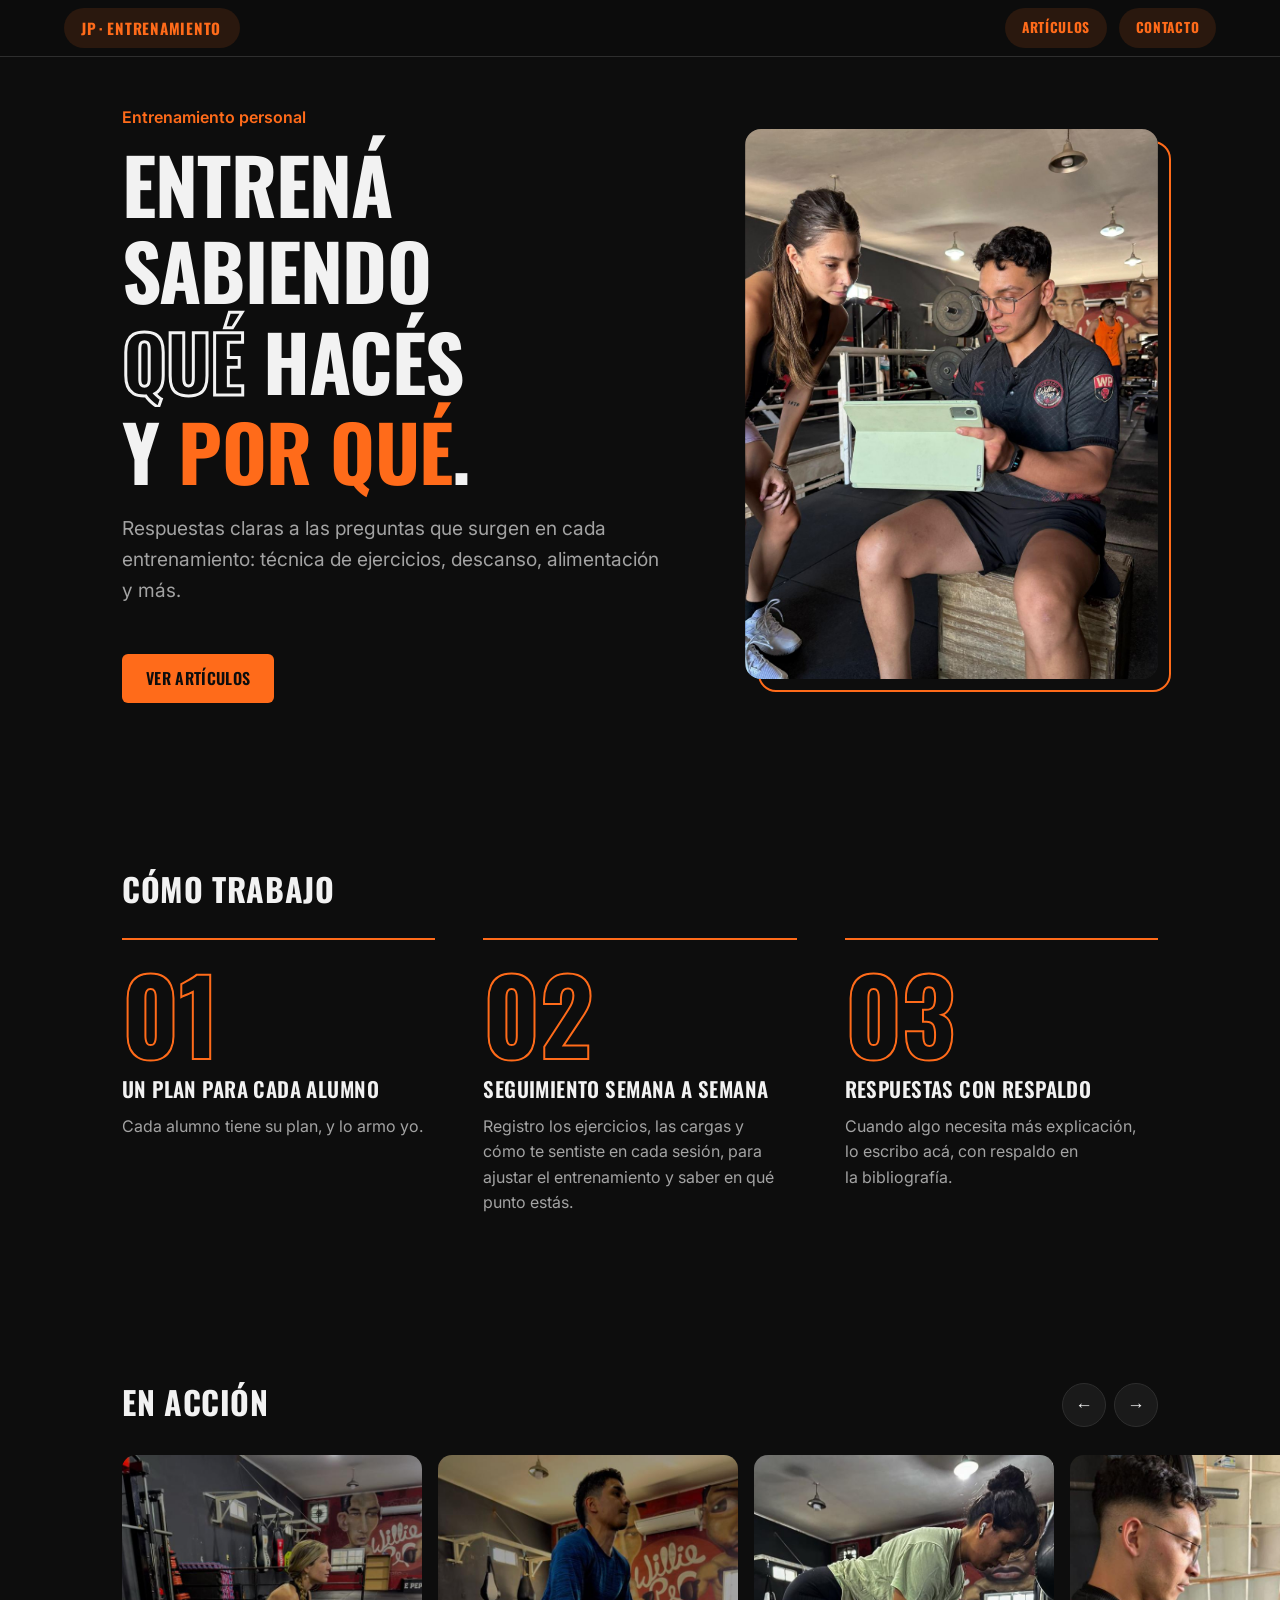
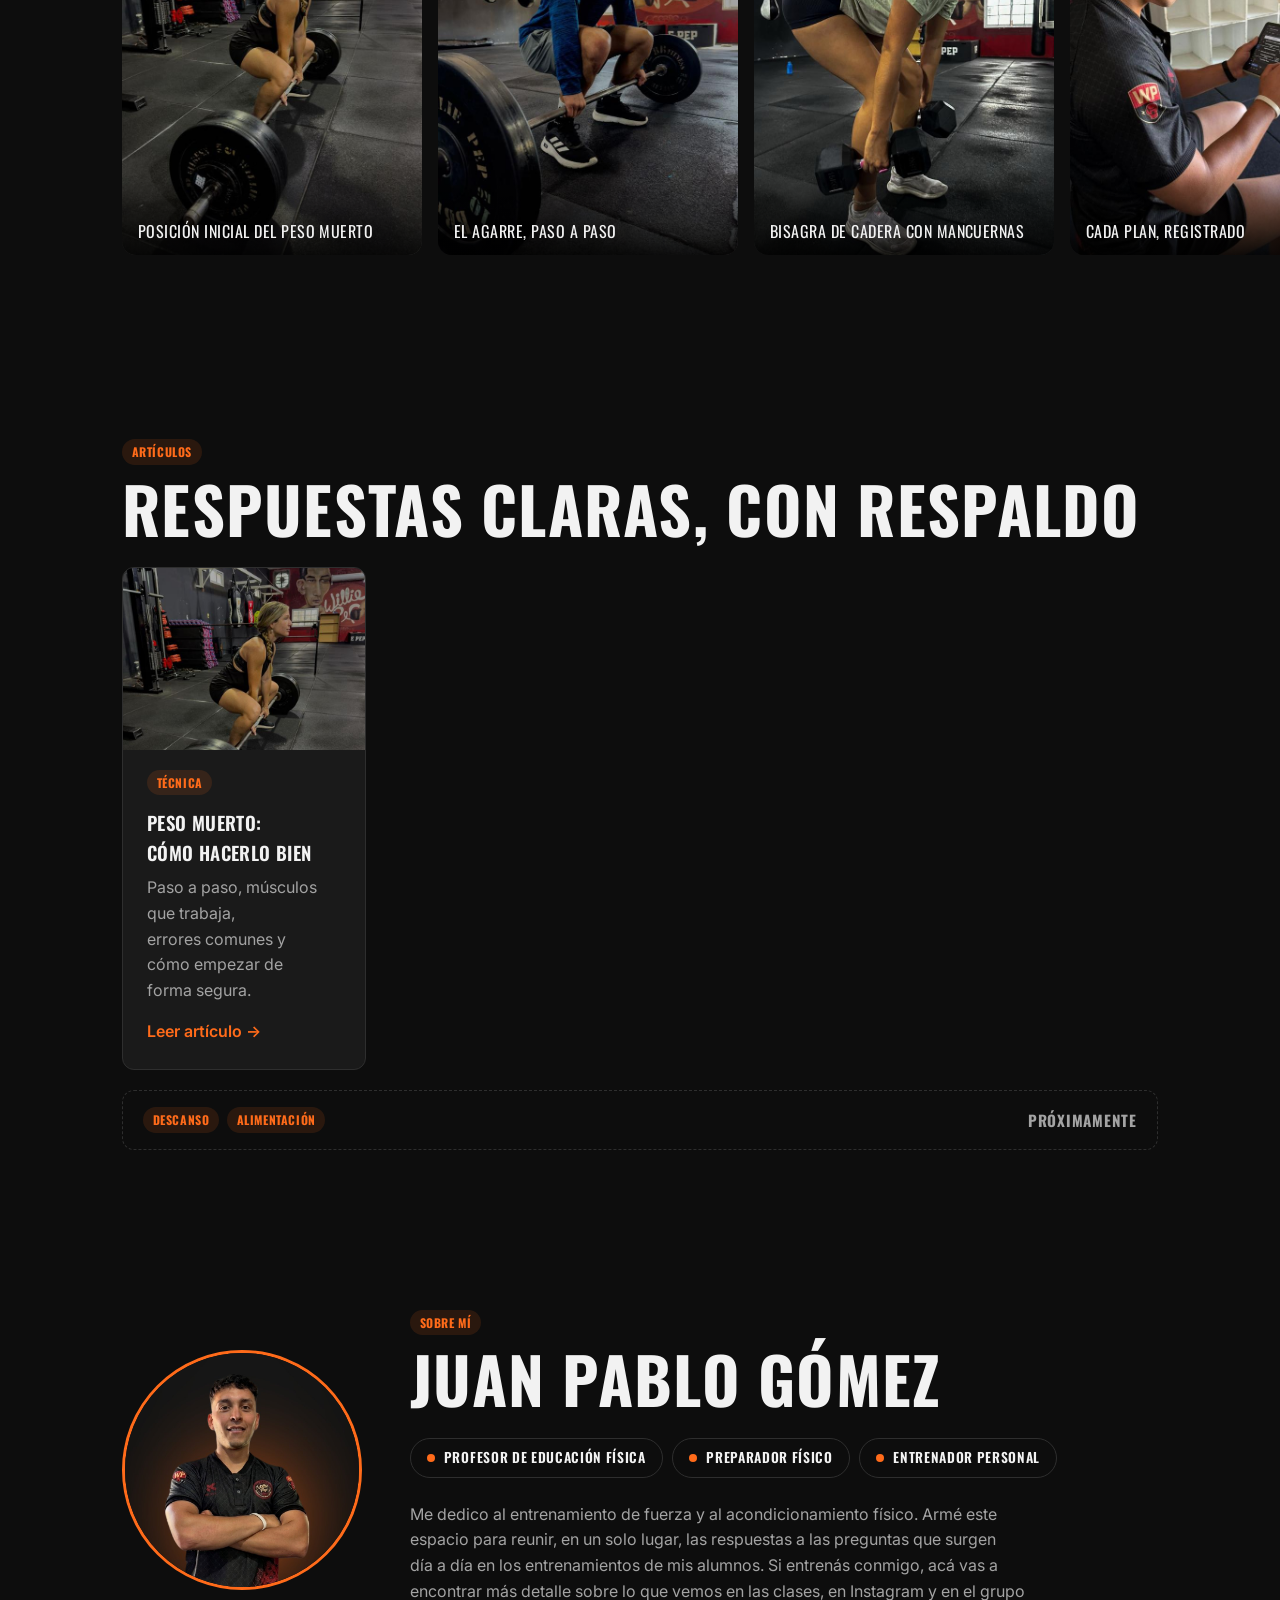
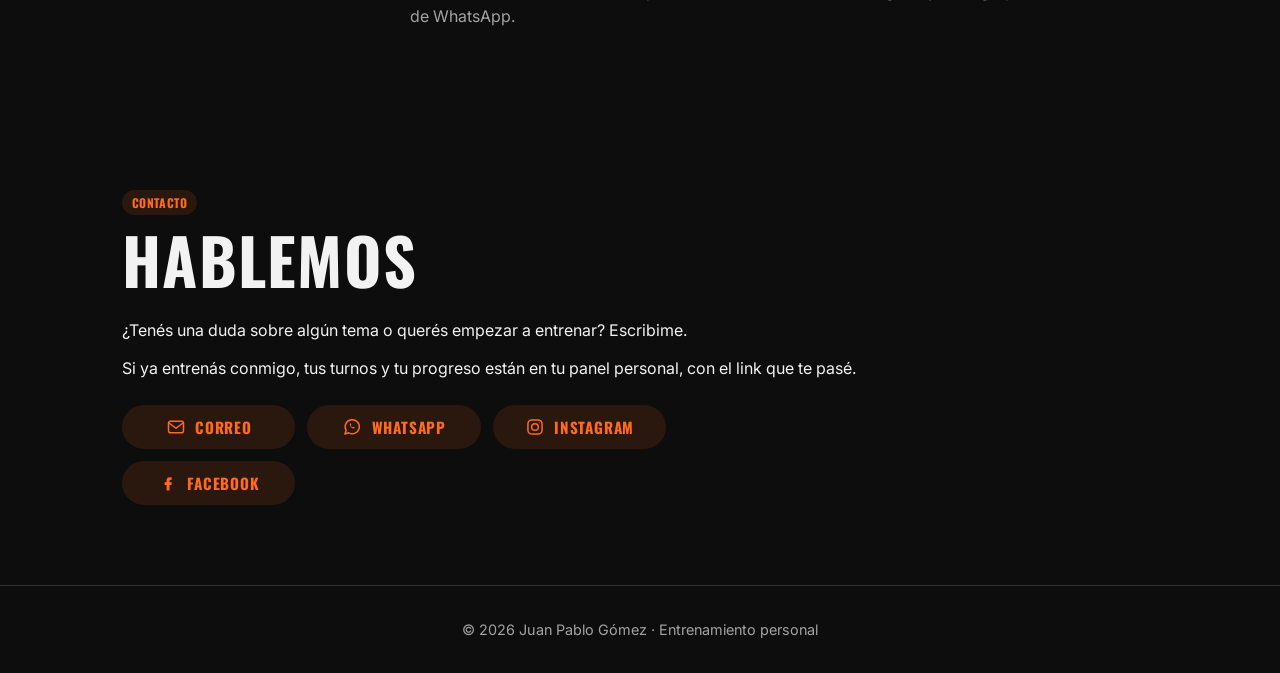
<file: index.html>
<!DOCTYPE html>
<html lang="es">
<head>
  <meta charset="UTF-8">
  <meta name="viewport" content="width=device-width, initial-scale=1, viewport-fit=cover">
  <meta name="theme-color" content="#0d0d0d">
  <meta name="color-scheme" content="dark">
  <link rel="icon" href="favicon.svg" type="image/svg+xml">
  <link rel="icon" type="image/png" sizes="192x192" href="iconos/icono-192.png">
  <link rel="apple-touch-icon" sizes="180x180" href="https://juanpablogomezesc-glitch.github.io/P-gina-web-/iconos/apple-touch-icon.png">
  <meta name="apple-mobile-web-app-title" content="Juan Pablo Gómez">
  <title>Juan Pablo Gómez · Entrenamiento personal</title>
  <meta name="description" content="Entrenamiento personal con seguimiento semana a semana. Artículos sobre técnica, descanso y alimentación, explicados de forma simple por Juan Pablo Gómez.">
  <meta property="og:title" content="Juan Pablo Gómez · Entrenamiento personal">
  <meta property="og:description" content="Entrenamiento personal con seguimiento semana a semana, y artículos para entender qué hacés y por qué.">
  <meta property="og:type" content="website">
  <link rel="preconnect" href="https://fonts.googleapis.com">
  <link rel="preconnect" href="https://fonts.gstatic.com" crossorigin>
  <!-- Las fuentes no frenan la página: se cargan en paralelo y se aplican cuando llegan -->
  <link href="https://fonts.googleapis.com/css2?family=Inter:wght@400;600;700&family=Oswald:wght@500;600;700&display=swap" rel="stylesheet" media="print" onload="this.media='all'">
  <noscript><link href="https://fonts.googleapis.com/css2?family=Inter:wght@400;600;700&family=Oswald:wght@500;600;700&display=swap" rel="stylesheet"></noscript>
  <link rel="stylesheet" href="styles.css?v=7a6582e8">
  <script>
    // Las animaciones de entrada solo se activan si el script de la página carga bien.
    document.documentElement.classList.add('js');
    setTimeout(function () { if (!window.__inicioListo) document.documentElement.classList.remove('js'); }, 3000);
  </script>
  <script src="inicio.js?v=d7f58818" defer></script>
</head>
<body>
  <a class="saltar" href="#contenido">Saltar al contenido</a>
  <header class="nav">
    <a href="index.html" class="logo">JP<span>·</span><span class="logo-largo">Entrenamiento</span></a>
    <nav>
      <a href="#articulos" class="nav-cta">Artículos</a>
      <a href="#contacto" class="nav-cta">Contacto</a>
    </nav>
  </header>

  <main id="contenido" class="inicio">

    <!-- Portada -->
    <section class="hero">
      <div class="contenedor hero-grid">
        <div class="hero-texto">
          <p class="saludo reveal">Entrenamiento personal</p>
          <h1 class="titular">
            <span class="linea" style="--n:0"><span>Entrená</span> <span>sabiendo</span></span>
            <span class="linea" style="--n:1"><span class="contorno">qué</span> <span>hacés</span></span>
            <span class="linea" style="--n:2"><span>y <em>por qué</em>.</span></span>
          </h1>
          <p class="lema reveal" style="--d:5">
            Respuestas claras a las preguntas que surgen en cada entrenamiento:
            técnica de ejercicios, descanso, alimentación y más.
          </p>
          <div class="acciones reveal" style="--d:6">
            <a href="#articulos" class="boton">Ver artículos</a>
          </div>
        </div>
        <figure class="hero-foto">
          <div class="marco">
            <img src="imagenes/hero.jpg" alt="Juan Pablo revisando el plan de entrenamiento en la tablet junto a una alumna" width="1200" height="1600" fetchpriority="high" decoding="async">
          </div>
        </figure>
      </div>
    </section>


    <!-- Cómo trabajo -->
    <section id="como-trabajo">
      <div class="contenedor">
        <h2 class="reveal">Cómo trabajo</h2>
        <ol class="trabajo">
          <li class="reveal" style="--d:0">
            <span class="numero" aria-hidden="true">01</span>
            <h3>Un plan para cada alumno</h3>
            <p>Cada alumno tiene su plan, y lo armo yo.</p>
          </li>
          <li class="reveal" style="--d:1">
            <span class="numero" aria-hidden="true">02</span>
            <h3>Seguimiento semana a semana</h3>
            <p>Registro los ejercicios, las cargas y cómo te sentiste en cada sesión, para ajustar el entrenamiento y saber en qué punto estás.</p>
          </li>
          <li class="reveal" style="--d:2">
            <span class="numero" aria-hidden="true">03</span>
            <h3>Respuestas con respaldo</h3>
            <p>Cuando algo necesita más explicación, lo escribo acá, con respaldo en la bibliografía.</p>
          </li>
        </ol>
      </div>
    </section>

    <!-- Galería -->
    <section id="en-accion" class="galeria">
      <div class="contenedor galeria-cabecera">
        <h2 class="reveal">En acción</h2>
        <div class="flechas" aria-hidden="true">
          <button type="button" class="flecha" data-dir="-1" tabindex="-1" aria-label="Anterior">←</button>
          <button type="button" class="flecha" data-dir="1" tabindex="-1" aria-label="Siguiente">→</button>
        </div>
      </div>
      <div class="carrusel" tabindex="0" role="region" aria-label="Fotos de entrenamientos, se desplaza hacia los costados">
        <figure>
          <img src="imagenes/galeria/pm-posicion-inicial.jpg" alt="Alumna en la posición inicial del peso muerto, vista de costado" width="640" height="853" loading="lazy" decoding="async">
          <figcaption>Posición inicial del peso muerto</figcaption>
        </figure>
        <figure>
          <img src="imagenes/galeria/pm-agarre.jpg" alt="Alumno tomando la barra con las manos por fuera de las piernas" width="640" height="853" loading="lazy" decoding="async">
          <figcaption>El agarre, paso a paso</figcaption>
        </figure>
        <figure>
          <img src="imagenes/galeria/pm-bisagra-mancuernas.jpg" alt="Alumna haciendo la bisagra de cadera con mancuernas" width="640" height="853" loading="lazy" decoding="async">
          <figcaption>Bisagra de cadera con mancuernas</figcaption>
        </figure>
        <figure>
          <img src="imagenes/galeria/planificacion.jpg" alt="Juan Pablo cargando un plan de entrenamiento en la tablet" width="640" height="853" loading="lazy" decoding="async">
          <figcaption>Cada plan, registrado</figcaption>
        </figure>
        <figure>
          <img src="imagenes/galeria/pm-bisagra-barra.jpg" alt="Alumna llevando la cadera hacia atrás con la barra cerca de las piernas" width="640" height="853" loading="lazy" decoding="async">
          <figcaption>La misma bisagra, con barra</figcaption>
        </figure>
        <figure>
          <img src="imagenes/galeria/entrenando-con-alumna.jpg" alt="Juan Pablo y una alumna mirando el plan en la tablet" width="640" height="853" loading="lazy" decoding="async">
          <figcaption>Revisando el plan juntos</figcaption>
        </figure>
        <figure>
          <img src="imagenes/galeria/pm-espalda-firme.jpg" alt="Alumna con la espalda firme y la barra en el piso antes de levantar" width="640" height="853" loading="lazy" decoding="async">
          <figcaption>Espalda firme antes de despegar</figcaption>
        </figure>
        <figure>
          <img src="imagenes/galeria/pm-mancuerna.jpg" alt="Alumna haciendo peso muerto con una sola mancuerna entre los pies" width="640" height="853" loading="lazy" decoding="async">
          <figcaption>Primer paso: una mancuerna</figcaption>
        </figure>
        <figure>
          <img src="imagenes/galeria/peso-muerto-alumna.jpg" alt="Alumna con los pies abiertos en posición de peso muerto sumo" width="640" height="853" loading="lazy" decoding="async">
          <figcaption>Variante sumo</figcaption>
        </figure>
      </div>
    </section>

    <!-- Artículos -->
    <section id="articulos">
      <div class="contenedor">
        <span class="etiqueta reveal">Artículos</span>
        <h2 class="reveal titulo-grande">Respuestas claras, con respaldo</h2>
        <div class="tarjetas">
          <!-- Para sumar un artículo nuevo, copiá este bloque <a>…</a> y cambiá el enlace, la foto, la categoría, el título y el resumen. -->
          <a class="tarjeta tarjeta-articulo reveal" href="articulos/peso-muerto.html" style="--d:0">
            <div class="portada"><img src="imagenes/galeria/pm-posicion-inicial.jpg" alt="" width="640" height="853" loading="lazy" decoding="async"></div>
            <div class="tarjeta-texto">
              <span class="etiqueta">Técnica</span>
              <h3>Peso muerto: cómo hacerlo bien</h3>
              <p>Paso a paso, músculos que trabaja, errores comunes y cómo empezar de forma segura.</p>
              <span class="leer">Leer artículo →</span>
            </div>
          </a>
          <div class="proximamente-franja reveal" style="--d:1">
            <div class="proximamente-temas"><span class="etiqueta">Descanso</span><span class="etiqueta">Alimentación</span></div>
            <p>Próximamente</p>
          </div>
        </div>
      </div>
    </section>

    <!-- Sobre mí -->
    <section id="sobre-mi" class="sobre-mi">
      <div class="contenedor sobre-mi-grid">
        <img src="imagenes/juan-pablo-retrato.jpg" alt="Juan Pablo Gómez, entrenador personal" class="retrato reveal" width="800" height="800" loading="lazy">
        <div class="reveal" style="--d:1">
          <span class="etiqueta">Sobre mí</span>
          <h2 class="titulo-grande">Juan Pablo Gómez</h2>
          <ul class="credenciales" aria-label="Formación y trabajo">
            <li>Profesor de Educación Física</li>
            <li>Preparador físico</li>
            <li>Entrenador personal</li>
          </ul>
          <p>
            Me dedico al entrenamiento de fuerza y al acondicionamiento físico. Armé este espacio para reunir, en un solo lugar,
            las respuestas a las preguntas que surgen día a día en los entrenamientos de mis alumnos. Si entrenás conmigo, acá vas a
            encontrar más detalle sobre lo que vemos en las clases, en Instagram y en el grupo de WhatsApp.
          </p>
        </div>
      </div>
    </section>


    <!-- Contacto -->
    <section id="contacto">
      <div class="contenedor">
        <span class="etiqueta reveal">Contacto</span>
        <h2 class="reveal titulo-grande">Hablemos</h2>
        <p class="reveal">¿Tenés una duda sobre algún tema o querés empezar a entrenar? Escribime.</p>
        <p class="reveal">Si ya entrenás conmigo, tus turnos y tu progreso están en tu panel personal, con el link que te pasé.</p>
        <div class="contacto-botones reveal">
          <a class="pastilla" href="mailto:juanpablogomez.esc@gmail.com">
            <svg viewBox="0 0 24 24" aria-hidden="true"><rect x="3" y="5" width="18" height="14" rx="2.5"/><path d="m4 7.5 8 6 8-6"/></svg>
            Correo
          </a>
          <a class="pastilla" href="https://wa.me/5493425529111?text=Hola%20Juan%20Pablo%2C%20vi%20tu%20p%C3%A1gina%20y%20quer%C3%ADa%20consultarte" target="_blank" rel="noopener">
            <svg viewBox="0 0 24 24" aria-hidden="true"><path d="M3.5 20.5 5 16A8.5 8.5 0 1 1 8 19z"/><path d="M9.2 8.6c.3 2.6 2.7 5 5.2 5.3l1.2-1.2-1.9-1-.9.6c-.9-.3-1.9-1.2-2.2-2.2l.6-.9-1-1.9z" class="relleno"/></svg>
            WhatsApp
          </a>
          <a class="pastilla" href="https://instagram.com/prof.juangomez" target="_blank" rel="noopener">
            <svg viewBox="0 0 24 24" aria-hidden="true"><rect x="3.5" y="3.5" width="17" height="17" rx="5"/><circle cx="12" cy="12" r="4"/><circle cx="17.2" cy="6.8" r="0.6" class="relleno"/></svg>
            Instagram
          </a>
          <a class="pastilla" href="https://www.facebook.com/share/1GrhhfnrFc/" target="_blank" rel="noopener">
            <svg viewBox="0 0 24 24" aria-hidden="true"><path d="M14 8.5h2.3V5H13.8C11.6 5 10.3 6.4 10.3 8.6V11H8v3.5h2.3V21h3.5v-6.5h2.3l.4-3.5h-2.7V9.2c0-.5.3-.7.8-.7z" class="relleno"/></svg>
            Facebook
          </a>
        </div>
      </div>
    </section>
  </main>

  <footer>
    <p>&copy; <span id="anio"></span> Juan Pablo Gómez · Entrenamiento personal</p>
  </footer>

  <script>
    document.getElementById('anio').textContent = new Date().getFullYear();
  </script>
  <script src="volver.js?v=878bfb49" defer></script>
</body>
</html>
</file>
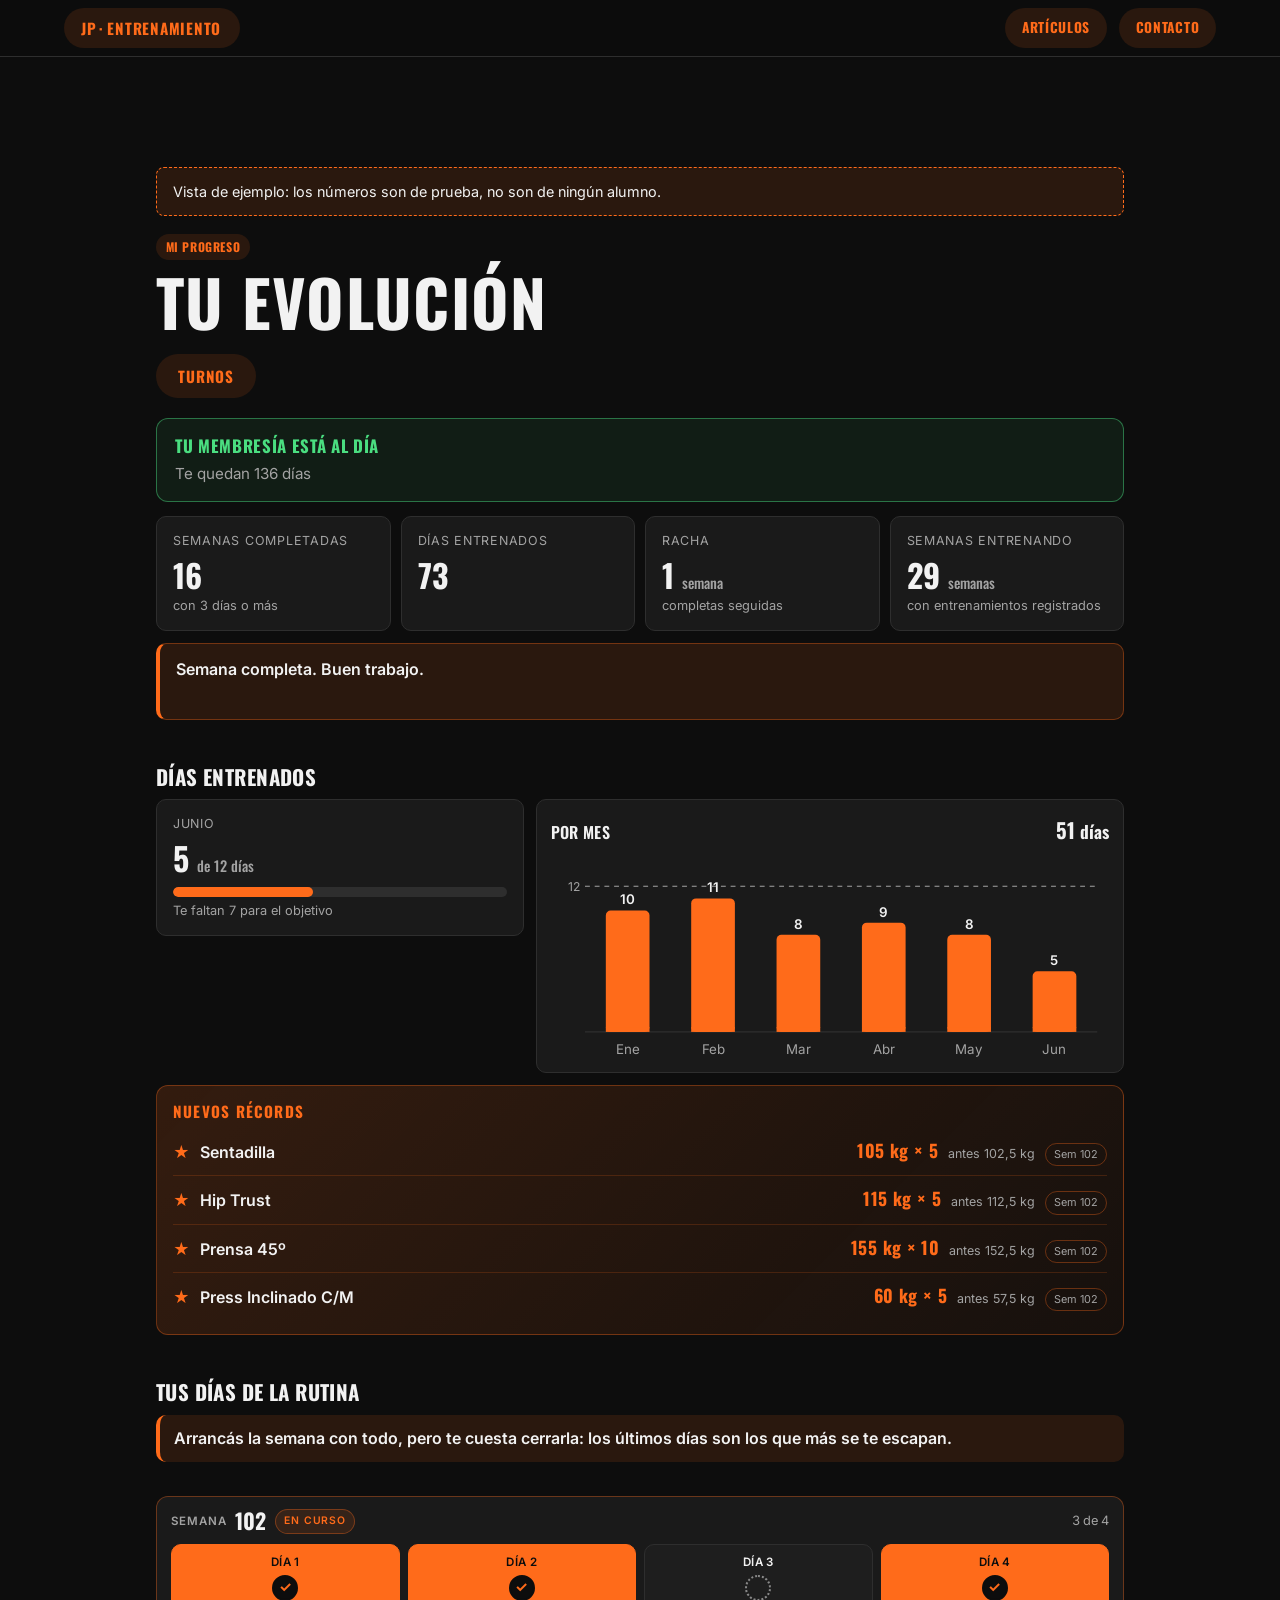
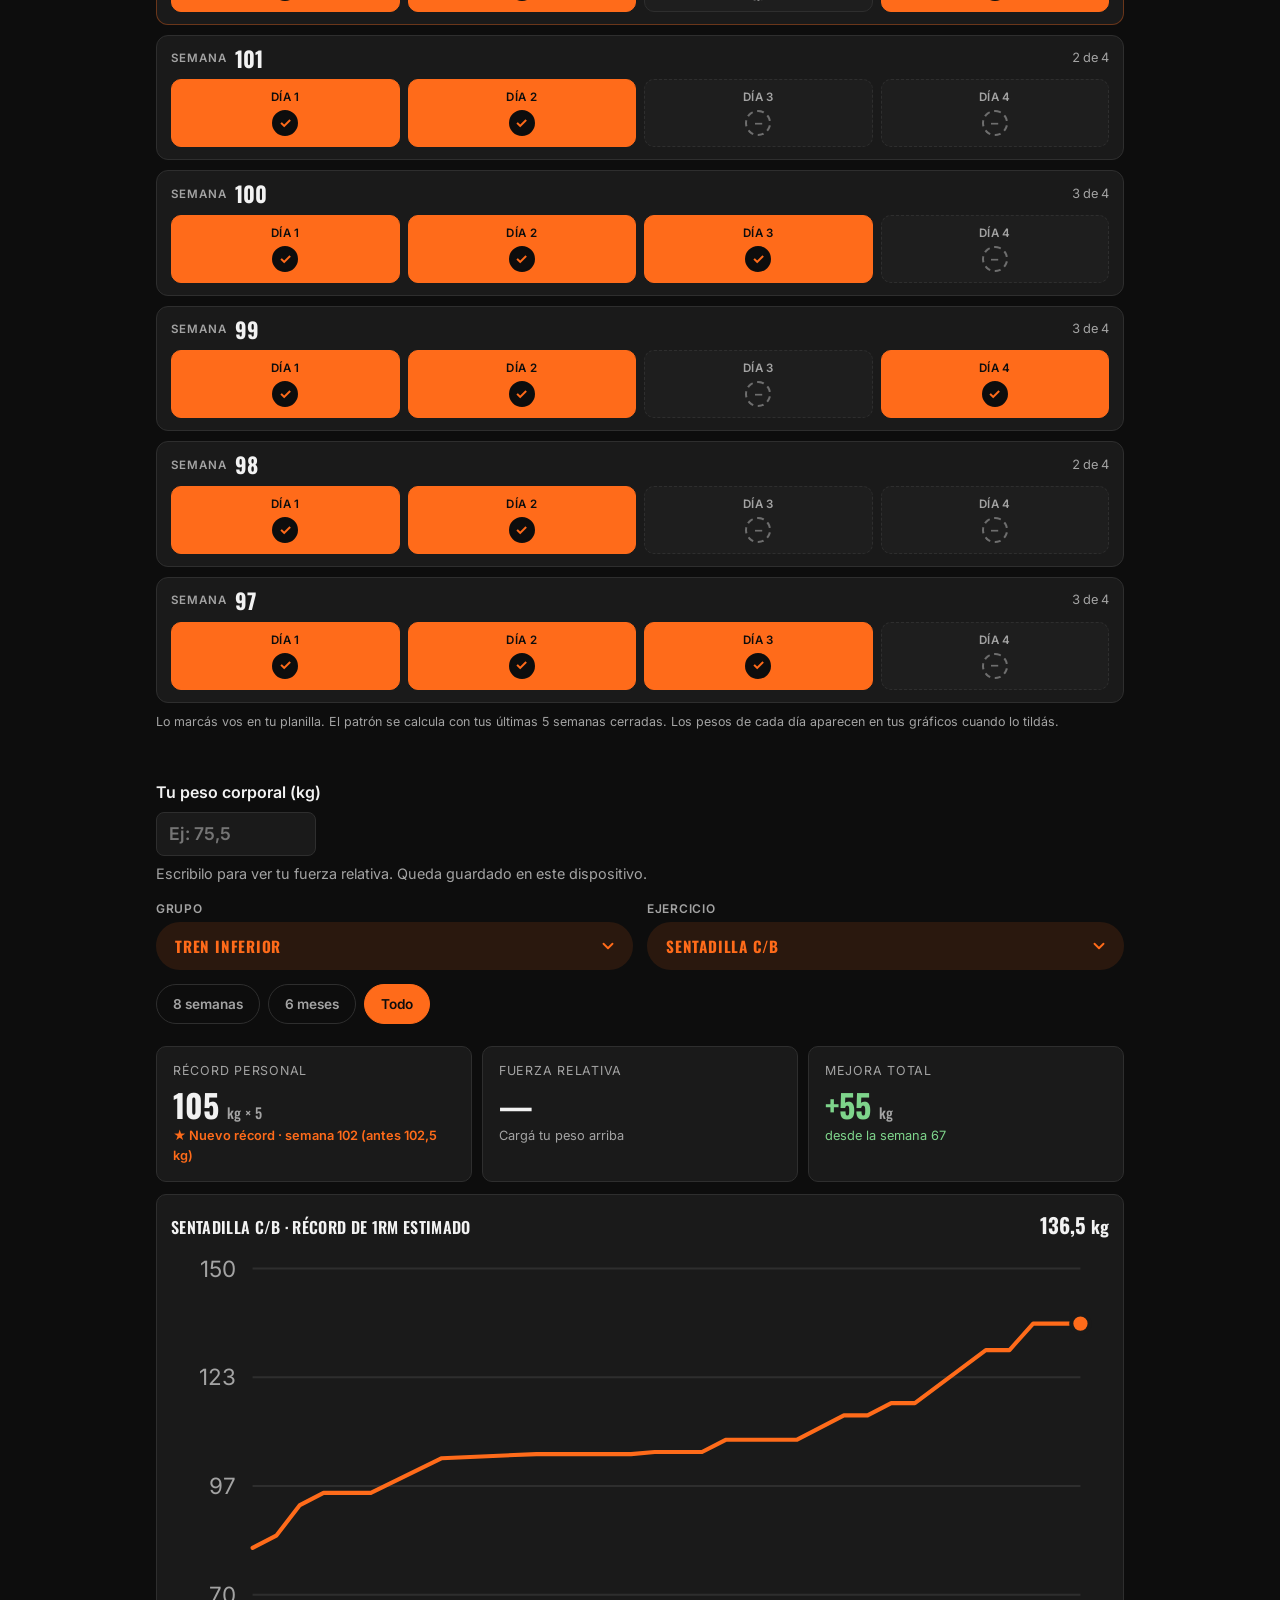
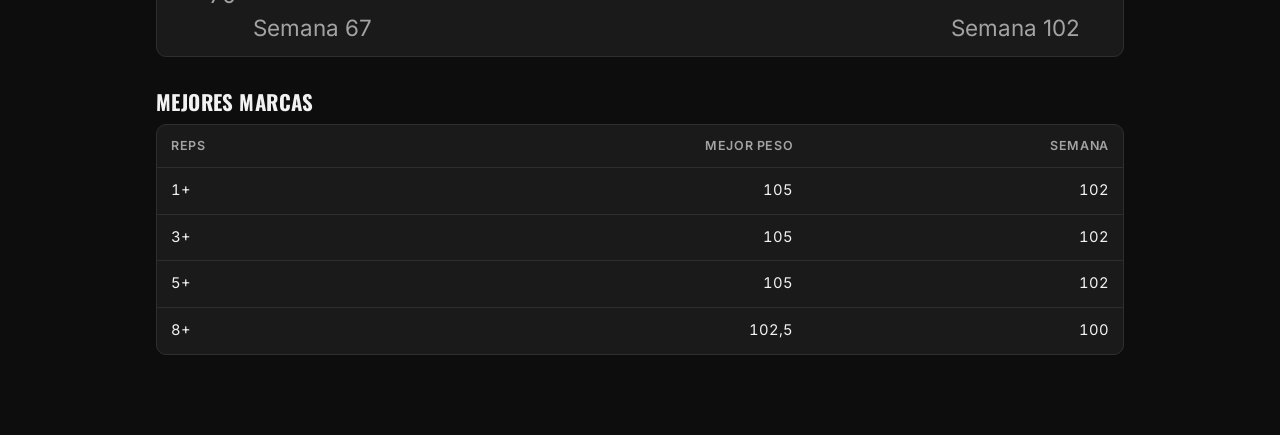
<file: progreso.html>
<!DOCTYPE html>
<html lang="es">
<head>
  <meta charset="UTF-8">
  <meta name="viewport" content="width=device-width, initial-scale=1, viewport-fit=cover">
  <meta name="theme-color" content="#0d0d0d">
  <meta name="color-scheme" content="dark">
  <meta name="robots" content="noindex, nofollow">
  <meta name="referrer" content="no-referrer">
  <link rel="icon" href="favicon.svg" type="image/svg+xml">
  <link rel="icon" type="image/png" sizes="192x192" href="iconos/icono-192.png">
  <link rel="apple-touch-icon" sizes="180x180" href="https://juanpablogomezesc-glitch.github.io/P-gina-web-/iconos/apple-touch-icon.png">
  <meta name="apple-mobile-web-app-title" content="Mi progreso">
  <title>Mi progreso · Juan Pablo Gómez</title>
  <link rel="preconnect" href="https://script.google.com">
  <link rel="preconnect" href="https://script.googleusercontent.com" crossorigin>
  <link rel="preconnect" href="https://fonts.googleapis.com">
  <link rel="preconnect" href="https://fonts.gstatic.com" crossorigin>
  <!-- Las fuentes no frenan la página: se cargan en paralelo y se aplican cuando llegan -->
  <link href="https://fonts.googleapis.com/css2?family=Inter:wght@400;600;700&family=Oswald:wght@500;600;700&display=swap" rel="stylesheet" media="print" onload="this.media='all'">
  <noscript><link href="https://fonts.googleapis.com/css2?family=Inter:wght@400;600;700&family=Oswald:wght@500;600;700&display=swap" rel="stylesheet"></noscript>
  <link rel="stylesheet" href="styles.css?v=7a6582e8">
  <link rel="stylesheet" href="progreso/progreso.css?v=d382ab82">
</head>
<body>
  <a class="saltar" href="#contenido">Saltar al contenido</a>
  <header class="nav">
    <a href="index.html" class="logo">JP<span>·</span><span class="logo-largo">Entrenamiento</span></a>
    <nav>
      <a href="index.html#articulos" class="nav-cta">Artículos</a>
      <a href="index.html#contacto" class="nav-cta">Contacto</a>
    </nav>
  </header>

  <main id="contenido" class="progreso">
    <p class="aviso-prueba" id="aviso-demo">Vista de ejemplo: los números son de prueba, no son de ningún alumno.</p>
    <span class="etiqueta">Mi progreso</span>
    <h1 id="titulo">Tu evolución</h1>
    <p class="nota" id="estado-carga" role="status" hidden></p>
    <div class="pr-estado" id="pr-estado" hidden>
      <span id="actualizado" aria-live="polite"></span>
      <button type="button" id="btn-actualizar">Actualizar</button>
    </div>

    <div class="pr-acciones" id="pr-acciones">
      <a class="pastilla" id="btn-rutina" href="#" target="_blank" rel="noopener noreferrer" hidden>Mi rutina</a>
      <a class="pastilla" href="turnos.html">Turnos</a>
    </div>

    <section class="pr-membresia" id="pr-membresia" aria-live="polite" hidden></section>

    <section class="pr-resumen" id="pr-resumen" aria-label="Resumen"></section>
    <section class="pr-mensaje" id="pr-mensaje" aria-live="polite" hidden></section>

    <h2>Días entrenados</h2>
    <section id="dias-entrenados" class="pr-dias"></section>

    <section class="pr-records" id="pr-records" aria-label="Récords recientes" aria-live="polite" hidden></section>

    <h2 id="h-dias-semana" hidden>Tus días de la rutina</h2>
    <section id="dias-semana" class="pr-semana-dias" aria-live="polite" hidden></section>

    <div class="pr-controles">
      <div class="campo-peso">
        <label for="peso">Tu peso corporal (kg)</label>
        <input id="peso" type="text" inputmode="decimal" maxlength="6" placeholder="Ej: 75,5" autocomplete="off">
        <p class="nota" id="peso-nota">Escribilo para ver tu fuerza relativa. Queda guardado en este dispositivo.</p>
      </div>
      <div class="selector-ejercicio" id="selector-ejercicio" hidden>
        <div class="selectores">
          <label>Grupo <select id="sel-grupo"></select></label>
          <label>Ejercicio <select id="sel-ejercicio"></select></label>
        </div>
      </div>
    </div>

    <div class="filtros" role="group" aria-label="Período">
      <button type="button" data-semanas="8" aria-pressed="false">8 semanas</button>
      <button type="button" data-semanas="26" aria-pressed="false">6 meses</button>
      <button type="button" data-semanas="0" aria-pressed="true">Todo</button>
    </div>

    <section id="detalle" aria-live="polite"></section>

    <div class="tooltip" id="tooltip" role="tooltip" hidden></div>
  </main>

  <script src="progreso/calculos.js?v=4fa0535a"></script>
  <script src="progreso/progreso.js?v=6ce62310"></script>
</body>
</html>
</file>
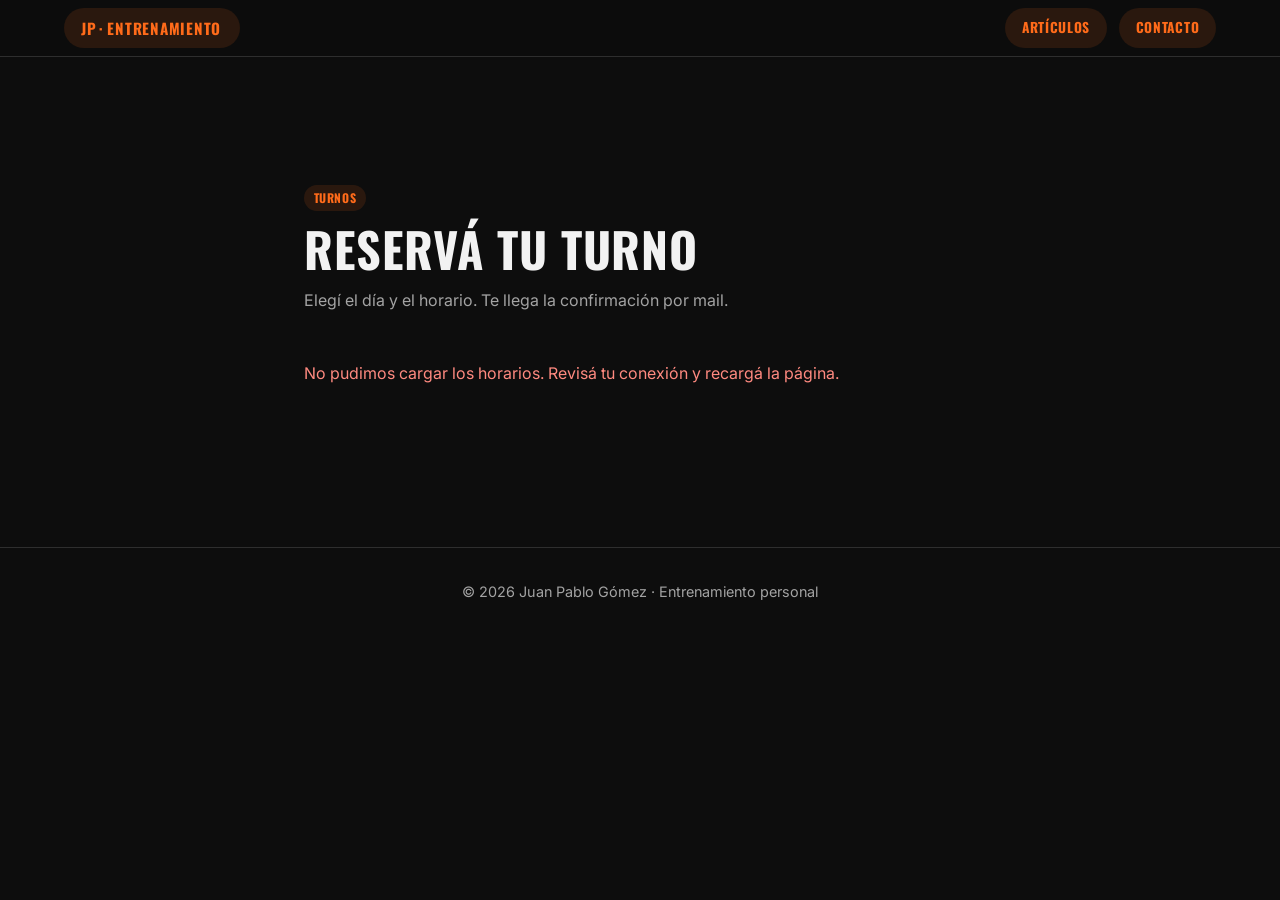
<file: turnos.html>
<!DOCTYPE html>
<html lang="es">
<head>
  <meta charset="UTF-8">
  <meta name="viewport" content="width=device-width, initial-scale=1, viewport-fit=cover">
  <meta name="theme-color" content="#0d0d0d">
  <meta name="color-scheme" content="dark">
  <meta name="robots" content="noindex, nofollow">
  <link rel="icon" href="favicon.svg" type="image/svg+xml">
  <link rel="icon" type="image/png" sizes="192x192" href="iconos/icono-192.png">
  <link rel="apple-touch-icon" sizes="180x180" href="https://juanpablogomezesc-glitch.github.io/P-gina-web-/iconos/apple-touch-icon.png">
  <meta name="apple-mobile-web-app-title" content="Turnos">
  <title>Reservar turno · Juan Pablo Gómez</title>
  <meta name="description" content="Reservá tu turno de entrenamiento con Juan Pablo Gómez.">
  <meta property="og:title" content="Reservar turno · Juan Pablo Gómez">
  <meta property="og:description" content="Elegí día y horario y reservá tu lugar.">
  <meta property="og:type" content="website">
  <link rel="preconnect" href="https://script.google.com">
  <link rel="preconnect" href="https://script.googleusercontent.com" crossorigin>
  <link rel="preconnect" href="https://fonts.googleapis.com">
  <link rel="preconnect" href="https://fonts.gstatic.com" crossorigin>
  <!-- Las fuentes no frenan la página: se cargan en paralelo y se aplican cuando llegan -->
  <link href="https://fonts.googleapis.com/css2?family=Inter:wght@400;600;700&family=Oswald:wght@500;600;700&display=swap" rel="stylesheet" media="print" onload="this.media='all'">
  <noscript><link href="https://fonts.googleapis.com/css2?family=Inter:wght@400;600;700&family=Oswald:wght@500;600;700&display=swap" rel="stylesheet"></noscript>
  <link rel="stylesheet" href="styles.css?v=7a6582e8">
</head>
<body>
  <a class="saltar" href="#contenido">Saltar al contenido</a>
  <header class="nav">
    <a href="index.html" class="logo">JP<span>·</span><span class="logo-largo">Entrenamiento</span></a>
    <nav>
      <a href="index.html#articulos" class="nav-cta">Artículos</a>
      <a href="index.html#contacto" class="nav-cta">Contacto</a>
    </nav>
  </header>

  <main id="contenido" class="turnos">
    <p id="aviso-prueba" class="aviso-prueba" hidden>
      Modo de prueba: los horarios son de ejemplo y las reservas no se guardan.
    </p>

    <!-- Reservar -->
    <section id="vista-reservar">
      <span class="etiqueta">Turnos</span>
      <h1>Reservá tu turno</h1>
      <p class="bajada" id="reglas">Elegí el día y el horario. Te llega la confirmación por mail.</p>

      <div id="estado" class="estado" role="status" aria-live="polite">Cargando horarios…</div>
      <div id="dias" class="dias"></div>

      <form id="formulario" class="formulario" hidden novalidate>
        <h2>Tu reserva</h2>
        <p class="turno-elegido" id="turno-elegido"></p>

        <label for="lugares">¿Cuántos lugares?</label>
        <select id="lugares" name="lugares"></select>

        <div class="campos-dobles">
          <div>
            <label for="nombre">Nombre</label>
            <input id="nombre" name="nombre" autocomplete="given-name" autocapitalize="words" enterkeyhint="next" maxlength="60" required>
          </div>
          <div>
            <label for="apellido">Apellido</label>
            <input id="apellido" name="apellido" autocomplete="family-name" autocapitalize="words" enterkeyhint="next" maxlength="60" required>
          </div>
        </div>

        <label for="email">Email</label>
        <input id="email" name="email" type="email" autocomplete="email" autocapitalize="none" autocorrect="off" enterkeyhint="send" maxlength="120" required>

        <!-- Campo trampa para robots: las personas no lo ven -->
        <div class="trampa" aria-hidden="true">
          <label for="sitio">No completar</label>
          <input id="sitio" name="sitio" tabindex="-1" autocomplete="off">
        </div>

        <p id="recordado" class="recordado" hidden>Datos guardados en este dispositivo. <button type="button" id="olvidar" class="enlace-boton">No soy yo / borrar</button></p>

        <p id="error-formulario" class="error" role="alert" hidden></p>
        <div class="acciones">
          <button type="submit" class="boton" id="confirmar">Confirmar reserva</button>
          <button type="button" class="boton-secundario" id="volver">Elegir otro horario</button>
        </div>
      </form>

      <div id="exito" class="resultado" hidden>
        <h2>¡Turno reservado!</h2>
        <p id="exito-detalle"></p>
        <button type="button" class="boton" id="otro-turno">Reservar otro turno</button>
      </div>
    </section>

    <!-- Cancelar (se abre desde el enlace del mail) -->
    <section id="vista-cancelar" hidden>
      <span class="etiqueta">Turnos</span>
      <h1>Cancelar turno</h1>
      <div id="estado-cancelar" class="estado" role="status" aria-live="polite">Buscando tu reserva…</div>
      <div id="detalle-cancelar" class="resultado" hidden>
        <p id="texto-cancelar"></p>
        <p id="error-cancelar" class="error" role="alert" hidden></p>
        <div class="acciones">
          <button type="button" class="boton" id="confirmar-cancelar">Sí, cancelar mi turno</button>
          <a class="boton-secundario" href="turnos.html">No, volver</a>
        </div>
      </div>
    </section>
  </main>

  <footer>
    <p>&copy; <span id="anio"></span> Juan Pablo Gómez · Entrenamiento personal</p>
  </footer>

  <script src="turnos.js?v=1f9eaa08"></script>
  <script src="volver.js?v=878bfb49" defer></script>
</body>
</html>
</file>
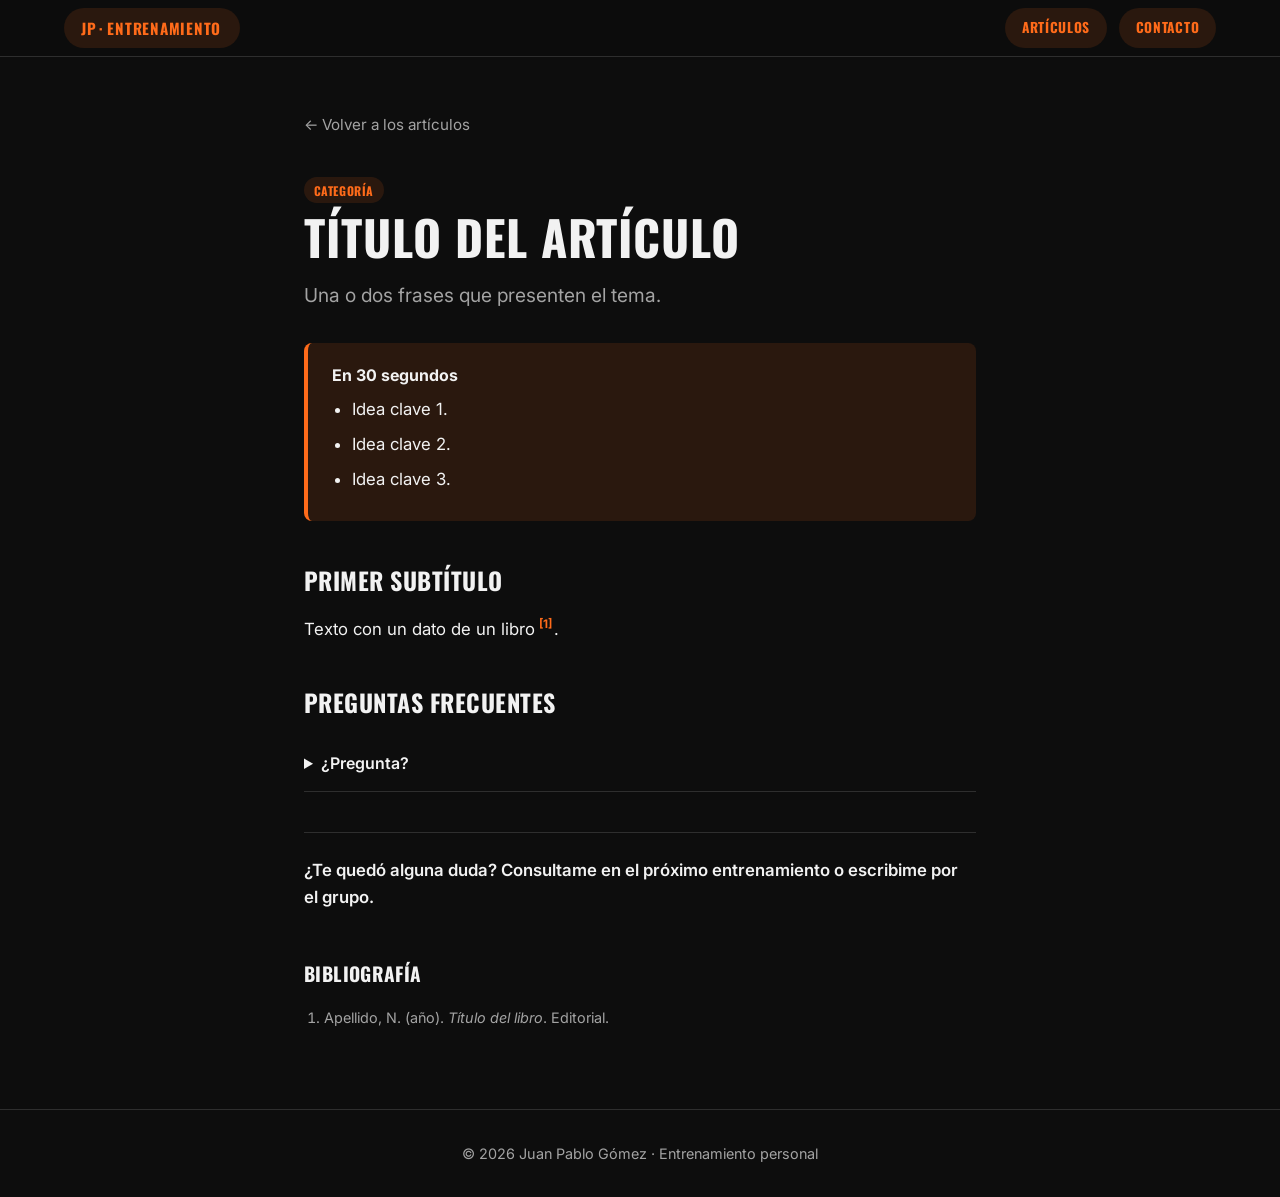
<file: articulos/_plantilla.html>
<!DOCTYPE html>
<html lang="es">
<head>
  <meta charset="UTF-8">
  <meta name="viewport" content="width=device-width, initial-scale=1, viewport-fit=cover">
  <meta name="theme-color" content="#0d0d0d">
  <meta name="color-scheme" content="dark">
  <link rel="icon" href="../favicon.svg" type="image/svg+xml">
  <link rel="icon" type="image/png" sizes="192x192" href="../iconos/icono-192.png">
  <link rel="apple-touch-icon" href="https://juanpablogomezesc-glitch.github.io/P-gina-web-/iconos/apple-touch-icon.png">
  <!-- 1. Cambiá el título y la descripción (son los que aparecen al compartir el enlace por WhatsApp) -->
  <title>TÍTULO DEL ARTÍCULO · Juan Pablo Gómez</title>
  <meta name="description" content="Resumen de una línea del artículo.">
  <meta property="og:title" content="TÍTULO DEL ARTÍCULO">
  <meta property="og:description" content="Resumen de una línea del artículo.">
  <meta property="og:type" content="article">
  <link rel="preconnect" href="https://fonts.googleapis.com">
  <link rel="preconnect" href="https://fonts.gstatic.com" crossorigin>
  <!-- Las fuentes no frenan la página: se cargan en paralelo y se aplican cuando llegan -->
  <link href="https://fonts.googleapis.com/css2?family=Inter:wght@400;600;700&family=Oswald:wght@500;600;700&display=swap" rel="stylesheet" media="print" onload="this.media='all'">
  <noscript><link href="https://fonts.googleapis.com/css2?family=Inter:wght@400;600;700&family=Oswald:wght@500;600;700&display=swap" rel="stylesheet"></noscript>
  <link rel="stylesheet" href="../styles.css?v=7a6582e8">
</head>
<body>
  <a class="saltar" href="#contenido">Saltar al contenido</a>
  <header class="nav">
    <a href="../index.html" class="logo">JP<span>·</span><span class="logo-largo">Entrenamiento</span></a>
    <nav>
      <a href="../index.html#articulos" class="nav-cta">Artículos</a>
      <a href="../index.html#contacto" class="nav-cta">Contacto</a>
    </nav>
  </header>

  <main id="contenido">
    <article class="articulo">
      <a href="../index.html#articulos" class="volver">← Volver a los artículos</a>
      <!-- 2. Categoría: Técnica, Descanso, Alimentación, etc. -->
      <span class="etiqueta">CATEGORÍA</span>
      <h1>TÍTULO DEL ARTÍCULO</h1>
      <p class="bajada">Una o dos frases que presenten el tema.</p>

      <aside class="resumen">
        <strong>En 30 segundos</strong>
        <ul>
          <li>Idea clave 1.</li>
          <li>Idea clave 2.</li>
          <li>Idea clave 3.</li>
        </ul>
      </aside>

      <h2>Primer subtítulo</h2>
      <!-- Cada dato que salga de un libro lleva su cita: el número coincide con la lista de Bibliografía -->
      <p>Texto con un dato de un libro<a class="cita" href="#ref-1">[1]</a>.</p>

      <h2>Preguntas frecuentes</h2>
      <details>
        <summary>¿Pregunta?</summary>
        <p>Respuesta.</p>
      </details>

      <p class="cierre">¿Te quedó alguna duda? Consultame en el próximo entrenamiento o escribime por el grupo.</p>

      <section class="bibliografia" id="bibliografia">
        <h2>Bibliografía</h2>
        <ol>
          <li id="ref-1">Apellido, N. (año). <em>Título del libro</em>. Editorial.</li>
        </ol>
      </section>
    </article>
  </main>

  <footer>
    <p>&copy; <span id="anio"></span> Juan Pablo Gómez · Entrenamiento personal</p>
  </footer>

  <script>
    document.getElementById('anio').textContent = new Date().getFullYear();
  </script>
  <script src="../volver.js?v=878bfb49" defer></script>
</body>
</html>
</file>
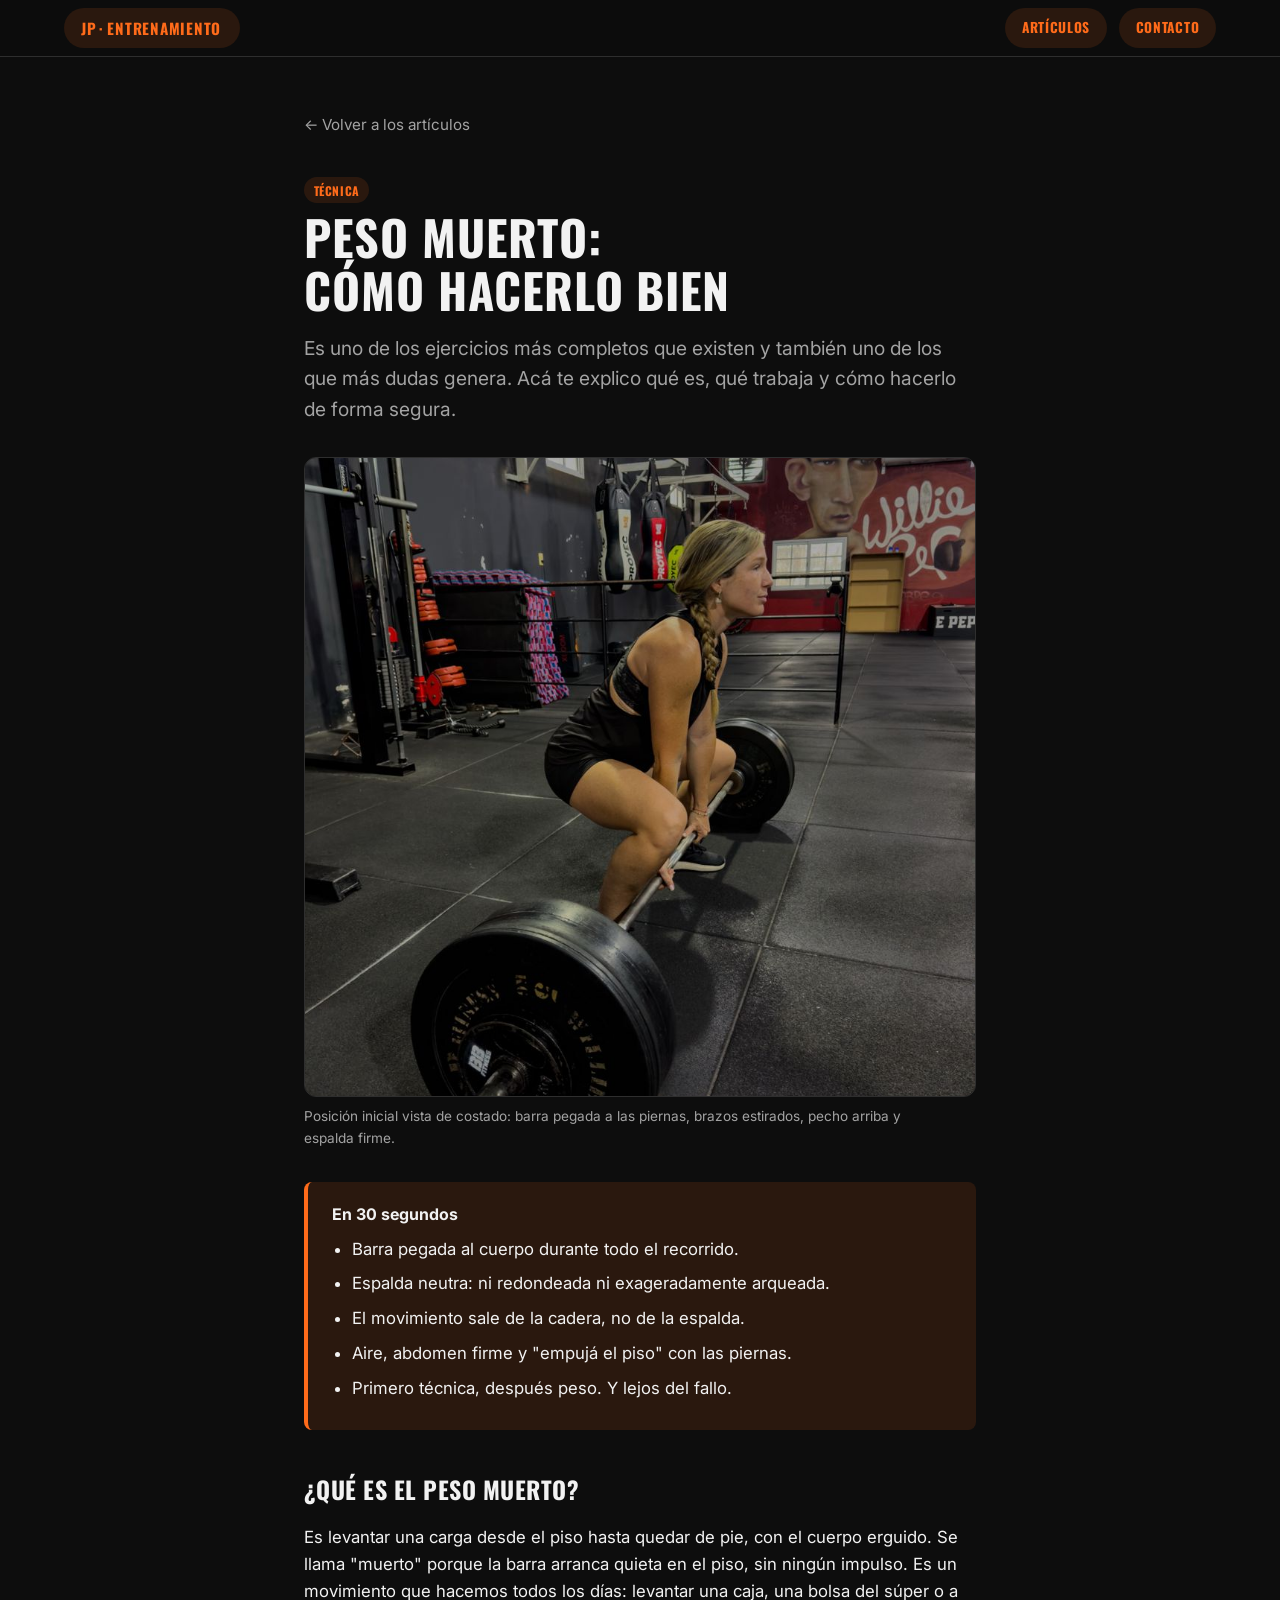
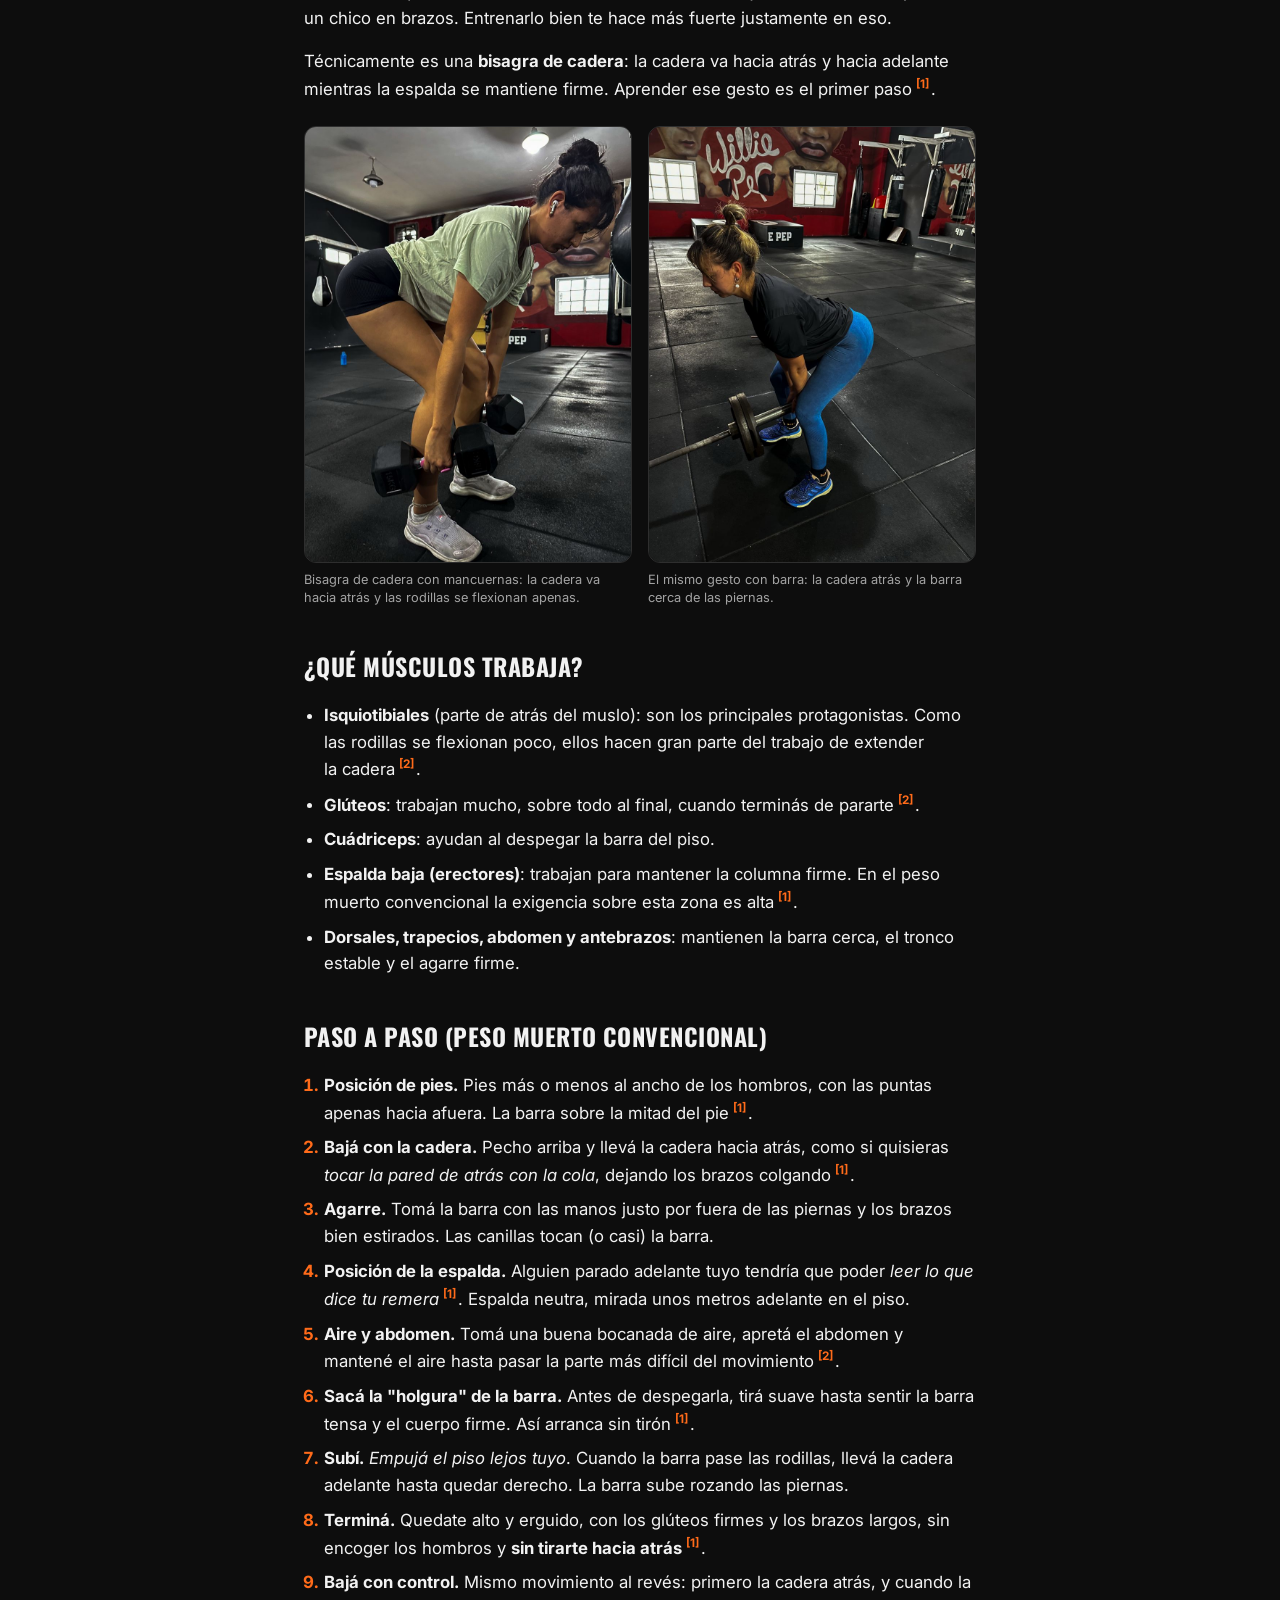
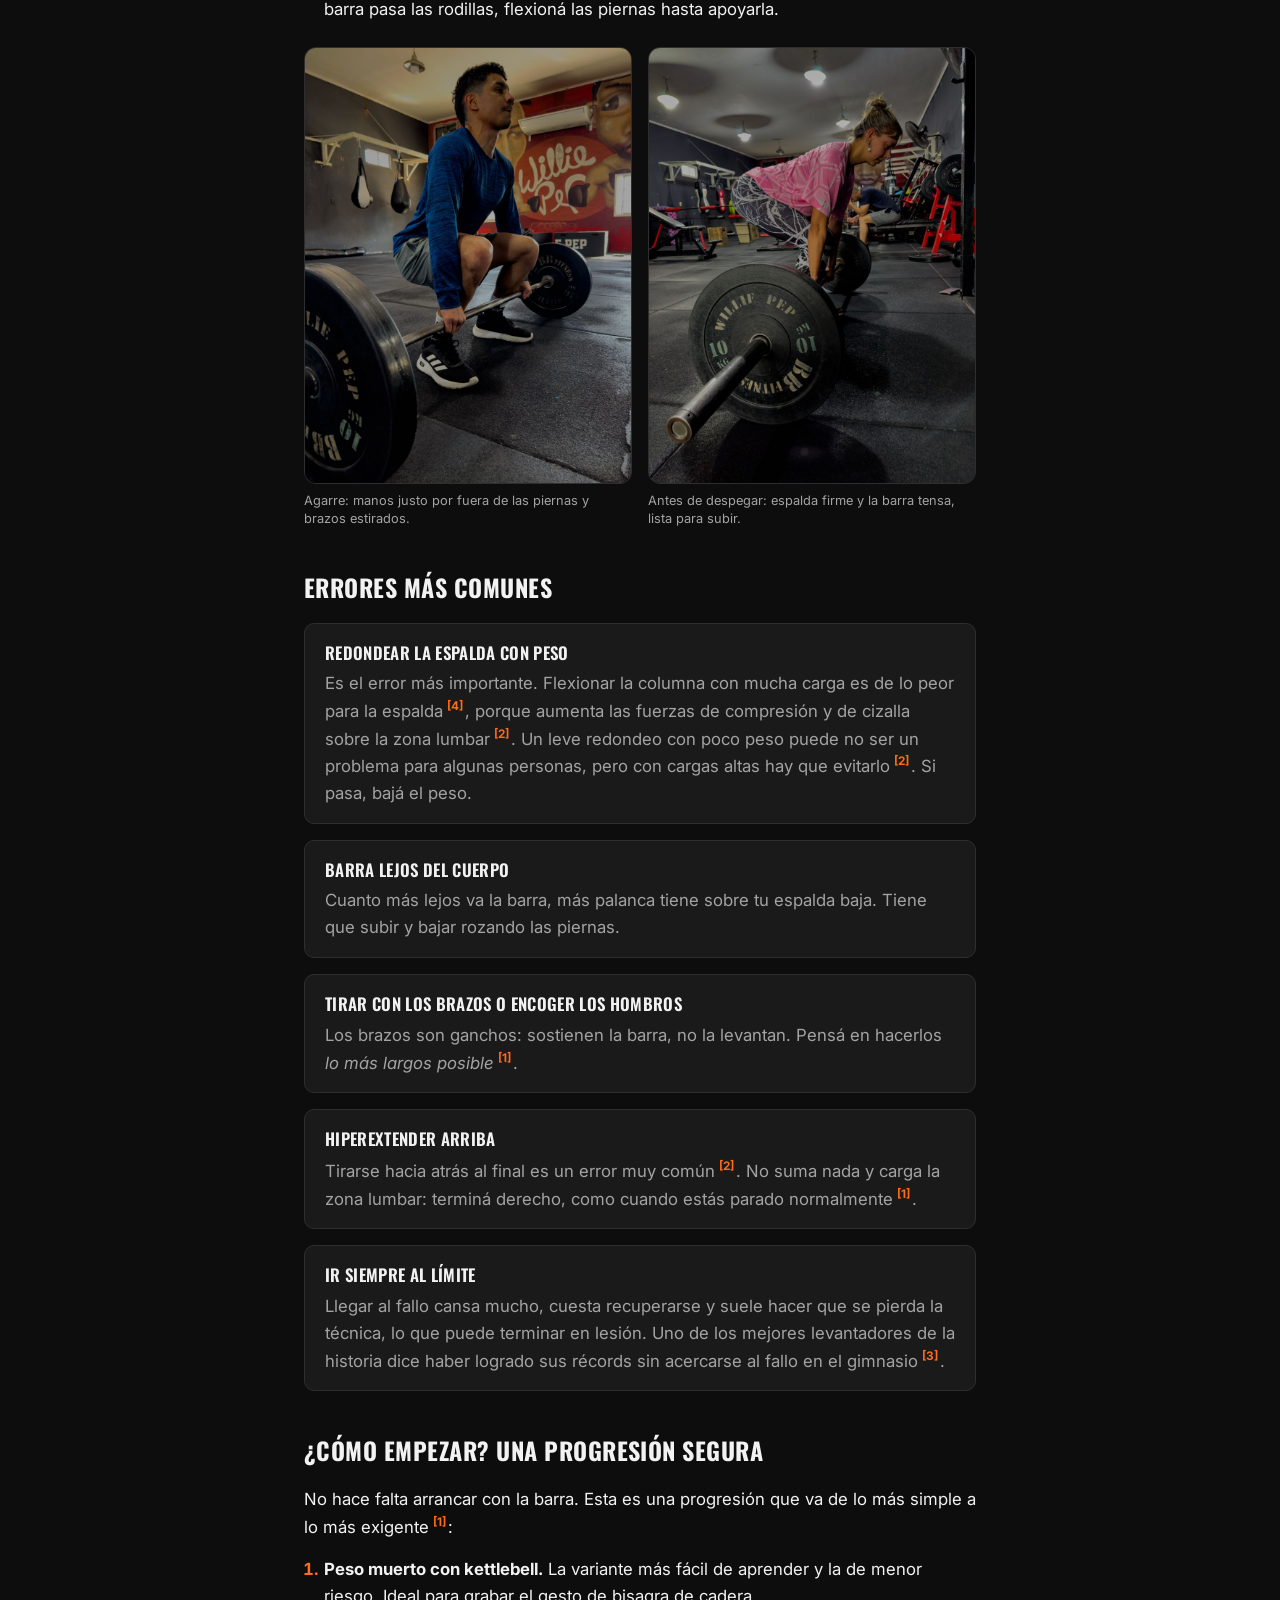
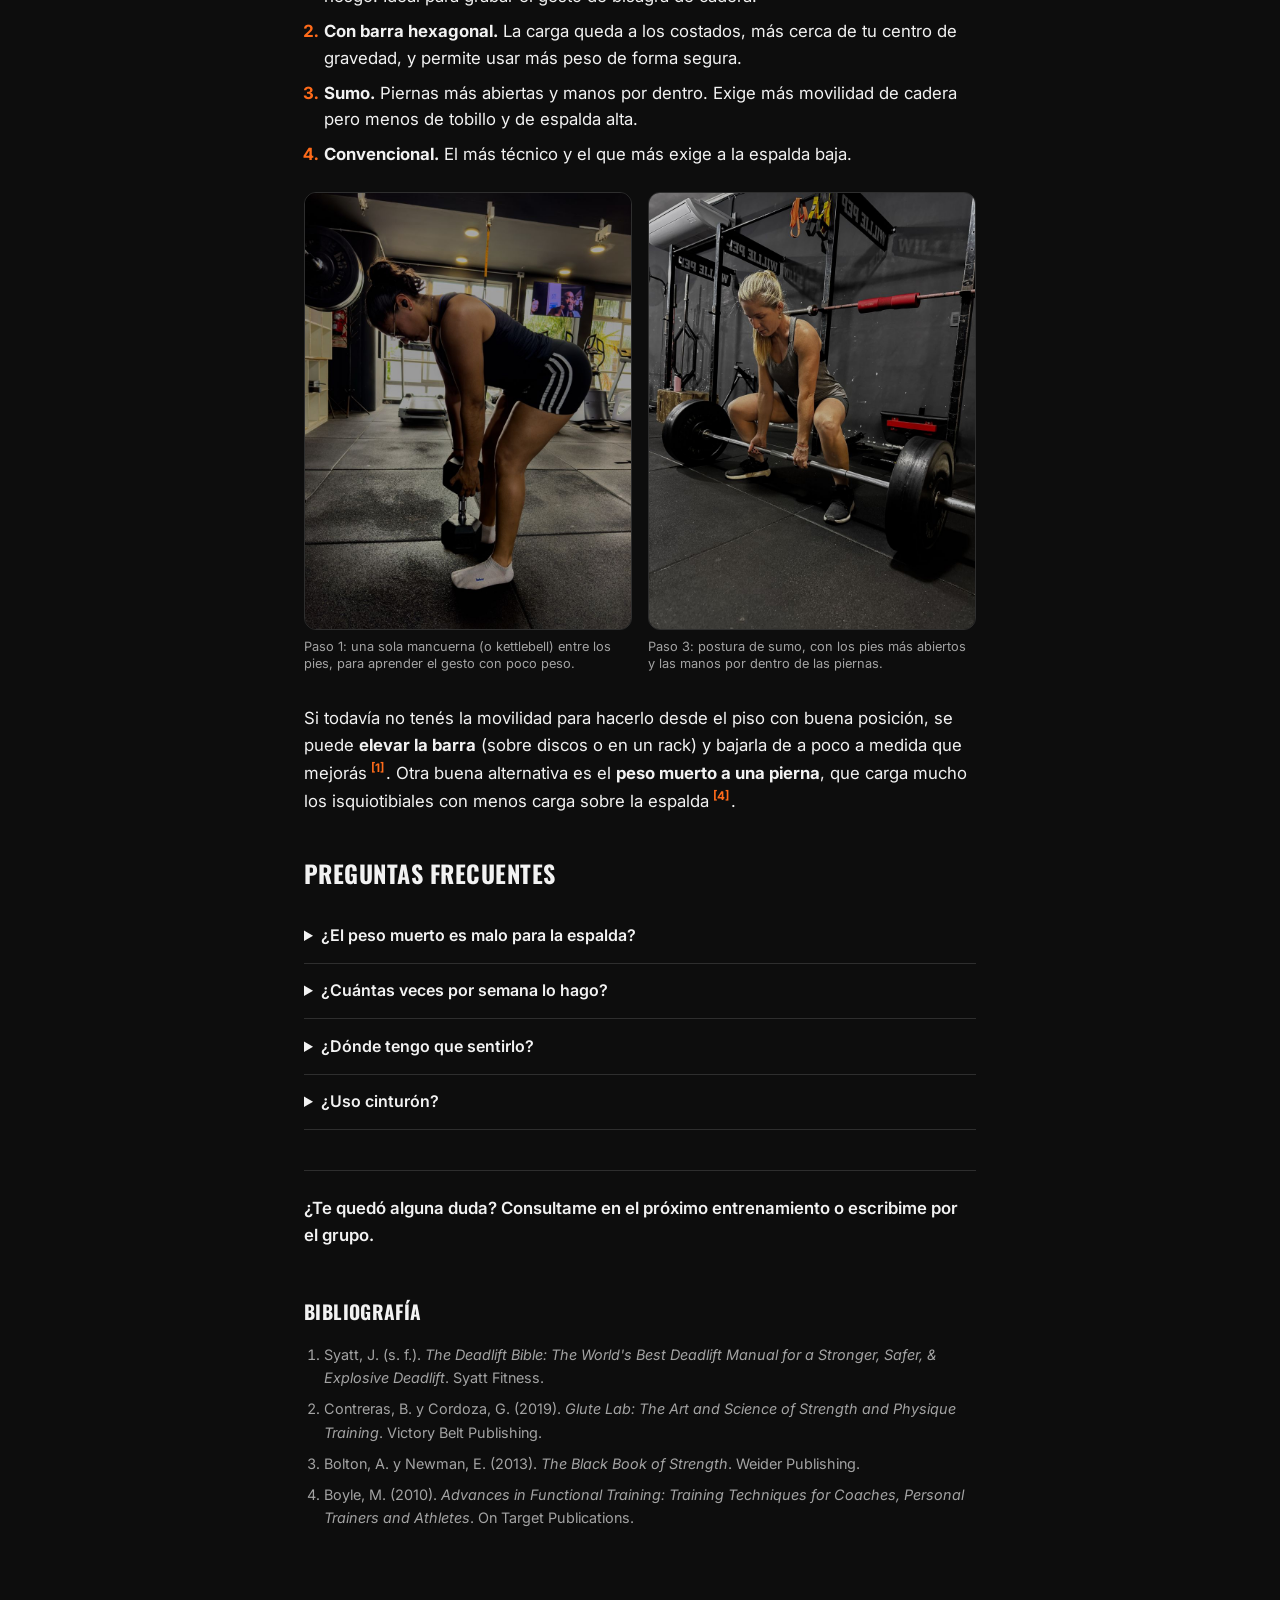
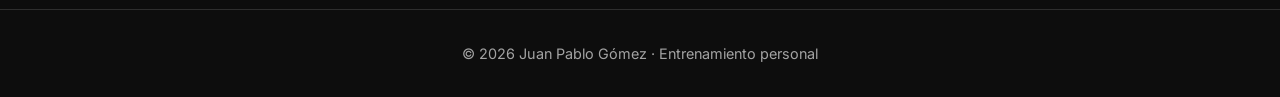
<file: articulos/peso-muerto.html>
<!DOCTYPE html>
<html lang="es">
<head>
  <meta charset="UTF-8">
  <meta name="viewport" content="width=device-width, initial-scale=1, viewport-fit=cover">
  <meta name="theme-color" content="#0d0d0d">
  <meta name="color-scheme" content="dark">
  <link rel="icon" href="../favicon.svg" type="image/svg+xml">
  <link rel="icon" type="image/png" sizes="192x192" href="../iconos/icono-192.png">
  <link rel="apple-touch-icon" href="https://juanpablogomezesc-glitch.github.io/P-gina-web-/iconos/apple-touch-icon.png">
  <title>Peso muerto: cómo hacerlo bien · Juan Pablo Gómez</title>
  <meta name="description" content="Guía práctica del peso muerto: paso a paso, músculos que trabaja, errores comunes y cómo empezar de forma segura.">
  <meta property="og:title" content="Peso muerto: cómo hacerlo bien">
  <meta property="og:description" content="Paso a paso, músculos que trabaja, errores comunes y cómo empezar de forma segura.">
  <meta property="og:type" content="article">
  <link rel="preconnect" href="https://fonts.googleapis.com">
  <link rel="preconnect" href="https://fonts.gstatic.com" crossorigin>
  <!-- Las fuentes no frenan la página: se cargan en paralelo y se aplican cuando llegan -->
  <link href="https://fonts.googleapis.com/css2?family=Inter:wght@400;600;700&family=Oswald:wght@500;600;700&display=swap" rel="stylesheet" media="print" onload="this.media='all'">
  <noscript><link href="https://fonts.googleapis.com/css2?family=Inter:wght@400;600;700&family=Oswald:wght@500;600;700&display=swap" rel="stylesheet"></noscript>
  <link rel="stylesheet" href="../styles.css?v=7a6582e8">
</head>
<body>
  <a class="saltar" href="#contenido">Saltar al contenido</a>
  <header class="nav">
    <a href="../index.html" class="logo">JP<span>·</span><span class="logo-largo">Entrenamiento</span></a>
    <nav>
      <a href="../index.html#articulos" class="nav-cta">Artículos</a>
      <a href="../index.html#contacto" class="nav-cta">Contacto</a>
    </nav>
  </header>

  <main id="contenido">
    <article class="articulo">
      <a href="../index.html#articulos" class="volver">← Volver a los artículos</a>
      <span class="etiqueta">Técnica</span>
      <h1>Peso muerto: cómo hacerlo bien</h1>
      <p class="bajada">
        Es uno de los ejercicios más completos que existen y también uno de los que más dudas genera.
        Acá te explico qué es, qué trabaja y cómo hacerlo de forma segura.
      </p>

      <figure class="foto-articulo">
        <img src="../imagenes/pm-posicion-inicial.jpg" alt="Alumna en la posición inicial del peso muerto convencional, vista de costado" width="900" height="1200">
        <figcaption>Posición inicial vista de costado: barra pegada a las piernas, brazos estirados, pecho arriba y espalda firme.</figcaption>
      </figure>

      <aside class="resumen">
        <strong>En 30 segundos</strong>
        <ul>
          <li>Barra pegada al cuerpo durante todo el recorrido.</li>
          <li>Espalda neutra: ni redondeada ni exageradamente arqueada.</li>
          <li>El movimiento sale de la cadera, no de la espalda.</li>
          <li>Aire, abdomen firme y "empujá el piso" con las piernas.</li>
          <li>Primero técnica, después peso. Y lejos del fallo.</li>
        </ul>
      </aside>

      <h2>¿Qué es el peso muerto?</h2>
      <p>
        Es levantar una carga desde el piso hasta quedar de pie, con el cuerpo erguido. Se llama
        "muerto" porque la barra arranca quieta en el piso, sin ningún impulso. Es un movimiento
        que hacemos todos los días: levantar una caja, una bolsa del súper o a un chico en brazos.
        Entrenarlo bien te hace más fuerte justamente en eso.
      </p>
      <p>
        Técnicamente es una <strong>bisagra de cadera</strong>: la cadera va hacia atrás y hacia
        adelante mientras la espalda se mantiene firme. Aprender ese gesto es el primer paso<a class="cita" href="#ref-1">[1]</a>.
      </p>

      <div class="fotos-dobles">
        <figure>
          <img src="../imagenes/pm-bisagra-mancuernas.jpg" alt="Alumna haciendo la bisagra de cadera con mancuernas" width="900" height="1200" loading="lazy">
          <figcaption>Bisagra de cadera con mancuernas: la cadera va hacia atrás y las rodillas se flexionan apenas.</figcaption>
        </figure>
        <figure>
          <img src="../imagenes/pm-bisagra-barra.jpg" alt="Alumna llevando la cadera hacia atrás con la barra cerca de las piernas" width="900" height="1200" loading="lazy">
          <figcaption>El mismo gesto con barra: la cadera atrás y la barra cerca de las piernas.</figcaption>
        </figure>
      </div>

      <h2>¿Qué músculos trabaja?</h2>
      <ul>
        <li><strong>Isquiotibiales</strong> (parte de atrás del muslo): son los principales protagonistas. Como las rodillas se flexionan poco, ellos hacen gran parte del trabajo de extender la cadera<a class="cita" href="#ref-2">[2]</a>.</li>
        <li><strong>Glúteos</strong>: trabajan mucho, sobre todo al final, cuando terminás de pararte<a class="cita" href="#ref-2">[2]</a>.</li>
        <li><strong>Cuádriceps</strong>: ayudan al despegar la barra del piso.</li>
        <li><strong>Espalda baja (erectores)</strong>: trabajan para mantener la columna firme. En el peso muerto convencional la exigencia sobre esta zona es alta<a class="cita" href="#ref-1">[1]</a>.</li>
        <li><strong>Dorsales, trapecios, abdomen y antebrazos</strong>: mantienen la barra cerca, el tronco estable y el agarre firme.</li>
      </ul>

      <h2>Paso a paso (peso muerto convencional)</h2>
      <ol class="pasos">
        <li>
          <strong>Posición de pies.</strong> Pies más o menos al ancho de los hombros, con las puntas
          apenas hacia afuera. La barra sobre la mitad del pie<a class="cita" href="#ref-1">[1]</a>.
        </li>
        <li>
          <strong>Bajá con la cadera.</strong> Pecho arriba y llevá la cadera hacia atrás, como si
          quisieras <em>tocar la pared de atrás con la cola</em>, dejando los brazos colgando<a class="cita" href="#ref-1">[1]</a>.
        </li>
        <li>
          <strong>Agarre.</strong> Tomá la barra con las manos justo por fuera de las piernas y los
          brazos bien estirados. Las canillas tocan (o casi) la barra.
        </li>
        <li>
          <strong>Posición de la espalda.</strong> Alguien parado adelante tuyo tendría que poder
          <em>leer lo que dice tu remera</em><a class="cita" href="#ref-1">[1]</a>. Espalda neutra, mirada unos metros adelante en el piso.
        </li>
        <li>
          <strong>Aire y abdomen.</strong> Tomá una buena bocanada de aire, apretá el abdomen y
          mantené el aire hasta pasar la parte más difícil del movimiento<a class="cita" href="#ref-2">[2]</a>.
        </li>
        <li>
          <strong>Sacá la "holgura" de la barra.</strong> Antes de despegarla, tirá suave hasta
          sentir la barra tensa y el cuerpo firme. Así arranca sin tirón<a class="cita" href="#ref-1">[1]</a>.
        </li>
        <li>
          <strong>Subí.</strong> <em>Empujá el piso lejos tuyo</em>. Cuando la barra pase las
          rodillas, llevá la cadera adelante hasta quedar derecho. La barra sube rozando las piernas.
        </li>
        <li>
          <strong>Terminá.</strong> Quedate alto y erguido, con los glúteos firmes y los brazos largos,
          sin encoger los hombros y <strong>sin tirarte hacia atrás</strong><a class="cita" href="#ref-1">[1]</a>.
        </li>
        <li>
          <strong>Bajá con control.</strong> Mismo movimiento al revés: primero la cadera atrás, y
          cuando la barra pasa las rodillas, flexioná las piernas hasta apoyarla.
        </li>
      </ol>

      <div class="fotos-dobles">
        <figure>
          <img src="../imagenes/pm-agarre.jpg" alt="Alumno tomando la barra con las manos por fuera de las piernas" width="900" height="1200" loading="lazy">
          <figcaption>Agarre: manos justo por fuera de las piernas y brazos estirados.</figcaption>
        </figure>
        <figure>
          <img src="../imagenes/pm-espalda-firme.jpg" alt="Alumna con la espalda firme y la barra en el piso antes de levantar" width="900" height="1200" loading="lazy">
          <figcaption>Antes de despegar: espalda firme y la barra tensa, lista para subir.</figcaption>
        </figure>
      </div>

      <h2>Errores más comunes</h2>
      <div class="errores">
        <div>
          <h3>Redondear la espalda con peso</h3>
          <p>Es el error más importante. Flexionar la columna con mucha carga es de lo peor para la espalda<a class="cita" href="#ref-4">[4]</a>, porque aumenta las fuerzas de compresión y de cizalla sobre la zona lumbar<a class="cita" href="#ref-2">[2]</a>. Un leve redondeo con poco peso puede no ser un problema para algunas personas, pero con cargas altas hay que evitarlo<a class="cita" href="#ref-2">[2]</a>. Si pasa, bajá el peso.</p>
        </div>
        <div>
          <h3>Barra lejos del cuerpo</h3>
          <p>Cuanto más lejos va la barra, más palanca tiene sobre tu espalda baja. Tiene que subir y bajar rozando las piernas.</p>
        </div>
        <div>
          <h3>Tirar con los brazos o encoger los hombros</h3>
          <p>Los brazos son ganchos: sostienen la barra, no la levantan. Pensá en hacerlos <em>lo más largos posible</em><a class="cita" href="#ref-1">[1]</a>.</p>
        </div>
        <div>
          <h3>Hiperextender arriba</h3>
          <p>Tirarse hacia atrás al final es un error muy común<a class="cita" href="#ref-2">[2]</a>. No suma nada y carga la zona lumbar: terminá derecho, como cuando estás parado normalmente<a class="cita" href="#ref-1">[1]</a>.</p>
        </div>
        <div>
          <h3>Ir siempre al límite</h3>
          <p>Llegar al fallo cansa mucho, cuesta recuperarse y suele hacer que se pierda la técnica, lo que puede terminar en lesión. Uno de los mejores levantadores de la historia dice haber logrado sus récords sin acercarse al fallo en el gimnasio<a class="cita" href="#ref-3">[3]</a>.</p>
        </div>
      </div>

      <h2>¿Cómo empezar? Una progresión segura</h2>
      <p>No hace falta arrancar con la barra. Esta es una progresión que va de lo más simple a lo más exigente<a class="cita" href="#ref-1">[1]</a>:</p>
      <ol class="pasos">
        <li><strong>Peso muerto con kettlebell.</strong> La variante más fácil de aprender y la de menor riesgo. Ideal para grabar el gesto de bisagra de cadera.</li>
        <li><strong>Con barra hexagonal.</strong> La carga queda a los costados, más cerca de tu centro de gravedad, y permite usar más peso de forma segura.</li>
        <li><strong>Sumo.</strong> Piernas más abiertas y manos por dentro. Exige más movilidad de cadera pero menos de tobillo y de espalda alta.</li>
        <li><strong>Convencional.</strong> El más técnico y el que más exige a la espalda baja.</li>
      </ol>
      <div class="fotos-dobles">
        <figure>
          <img src="../imagenes/pm-mancuerna.jpg" alt="Alumna haciendo peso muerto con una sola mancuerna entre los pies" width="900" height="1200" loading="lazy">
          <figcaption>Paso 1: una sola mancuerna (o kettlebell) entre los pies, para aprender el gesto con poco peso.</figcaption>
        </figure>
        <figure>
          <img src="../imagenes/peso-muerto-alumna.jpg" alt="Alumna con los pies abiertos y las manos por dentro de las rodillas, en posición de peso muerto sumo" width="900" height="1200" loading="lazy">
          <figcaption>Paso 3: postura de sumo, con los pies más abiertos y las manos por dentro de las piernas.</figcaption>
        </figure>
      </div>

      <p>
        Si todavía no tenés la movilidad para hacerlo desde el piso con buena posición, se puede
        <strong>elevar la barra</strong> (sobre discos o en un rack) y bajarla de a poco a medida que mejorás<a class="cita" href="#ref-1">[1]</a>.
        Otra buena alternativa es el <strong>peso muerto a una pierna</strong>, que carga mucho los isquiotibiales con menos carga sobre la espalda<a class="cita" href="#ref-4">[4]</a>.
      </p>

      <h2>Preguntas frecuentes</h2>
      <details>
        <summary>¿El peso muerto es malo para la espalda?</summary>
        <p>No, si está bien hecho y con una carga adecuada. El problema aparece al redondear la espalda con mucho peso<a class="cita" href="#ref-4">[4]</a>. Por eso la progresión y la técnica son tan importantes. Si tenés dolor de espalda actual o una lesión previa, el convencional no es la mejor opción para empezar<a class="cita" href="#ref-1">[1]</a>: lo vemos juntos y, si hace falta, consultalo con un profesional de la salud.</p>
      </details>
      <details>
        <summary>¿Cuántas veces por semana lo hago?</summary>
        <p>Es probablemente el levantamiento más estresante, física y mentalmente. Muchos de los mejores levantadores de la historia lo entrenan pesado solo una vez por semana. Si lo hacés más seguido, que las otras sesiones sean livianas, de práctica técnica<a class="cita" href="#ref-3">[3]</a>.</p>
      </details>
      <details>
        <summary>¿Dónde tengo que sentirlo?</summary>
        <p>Principalmente en la parte de atrás de las piernas y en los glúteos<a class="cita" href="#ref-2">[2]</a>. Si lo sentís sobre todo en la espalda baja, revisá la técnica y bajá el peso.</p>
      </details>
      <details>
        <summary>¿Uso cinturón?</summary>
        <p>No hace falta para empezar. Primero aprendé a tomar aire y a afirmar el abdomen por tu cuenta. El cinturón puede sumar más adelante, con cargas altas.</p>
      </details>

      <p class="cierre">
        ¿Te quedó alguna duda? Consultame en el próximo entrenamiento o escribime por el grupo.
      </p>

      <section class="bibliografia" id="bibliografia">
        <h2>Bibliografía</h2>
        <ol>
          <li id="ref-1">Syatt, J. (s. f.). <em>The Deadlift Bible: The World's Best Deadlift Manual for a Stronger, Safer, &amp; Explosive Deadlift</em>. Syatt Fitness.</li>
          <li id="ref-2">Contreras, B. y Cordoza, G. (2019). <em>Glute Lab: The Art and Science of Strength and Physique Training</em>. Victory Belt Publishing.</li>
          <li id="ref-3">Bolton, A. y Newman, E. (2013). <em>The Black Book of Strength</em>. Weider Publishing.</li>
          <li id="ref-4">Boyle, M. (2010). <em>Advances in Functional Training: Training Techniques for Coaches, Personal Trainers and Athletes</em>. On Target Publications.</li>
        </ol>
      </section>
    </article>
  </main>

  <footer>
    <p>&copy; <span id="anio"></span> Juan Pablo Gómez · Entrenamiento personal</p>
  </footer>

  <script>
    document.getElementById('anio').textContent = new Date().getFullYear();
  </script>
  <script src="../volver.js?v=878bfb49" defer></script>
</body>
</html>
</file>
<file: styles.css>
/* Paleta: negro, grises y naranja */
:root {
  --fondo: #0d0d0d;
  --texto: #f2f2f2;
  --suave: #a3a3a3;
  --acento: #ff6b1a;
  --acento-suave: rgba(255, 107, 26, 0.12);
  --tarjeta: #1a1a1a;
  --borde: #2e2e2e;
  --fuente-titulos: "Oswald", "Arial Narrow", sans-serif;
  --fuente-texto: "Inter", system-ui, -apple-system, "Segoe UI", Roboto, sans-serif;
  --ease-out: cubic-bezier(0.23, 1, 0.32, 1);
  color-scheme: dark;
}

* { box-sizing: border-box; margin: 0; padding: 0; }

h1, h2, h3, .logo, .etiqueta, .boton {
  font-family: var(--fuente-titulos);
  text-transform: uppercase;
  letter-spacing: 0.02em;
}
h1, h2 { font-weight: 700; }
h1, h2, h3 { text-wrap: balance; }
p, li, figcaption { text-wrap: pretty; }
h3 { font-weight: 600; }

html {
  scroll-behavior: smooth;
  scroll-padding-top: 5rem; /* el menú fijo no tapa los títulos al saltar a una sección */
  -webkit-tap-highlight-color: transparent;
  -webkit-text-size-adjust: 100%;
}

body {
  font-family: var(--fuente-texto);
  background: var(--fondo);
  color: var(--texto);
  line-height: 1.6;
}

.nav {
  -webkit-backdrop-filter: blur(8px);
  backdrop-filter: blur(8px);
  position: sticky;
  top: 0;
  display: flex;
  justify-content: space-between;
  align-items: center;
  padding: calc(0.5rem + env(safe-area-inset-top)) max(clamp(1rem, 5vw, 4rem), env(safe-area-inset-right)) 0.5rem max(clamp(1rem, 5vw, 4rem), env(safe-area-inset-left));
  background: rgba(13, 13, 13, 0.9);
  border-bottom: 1px solid var(--borde);
  z-index: 10;
}

.logo { font-weight: 800; font-size: 1.15rem; color: var(--texto); text-decoration: none; }
.logo span { color: var(--acento); margin: 0 0.15rem; }

.nav nav { display: flex; gap: 0.75rem; }
.nav nav a { color: var(--suave); text-decoration: none; font-size: 0.95rem; white-space: nowrap; padding: 0.7rem 0.45rem; transition: color 160ms var(--ease-out); }
.logo { padding: 0.5rem 0; }

main { max-width: 960px; margin: 0 auto; padding: 0 max(clamp(1rem, 5vw, 2rem), env(safe-area-inset-right)) 0 max(clamp(1rem, 5vw, 2rem), env(safe-area-inset-left)); }

section { padding: clamp(3rem, 8vw, 5rem) 0; }

.saludo { color: var(--acento); font-weight: 600; }
h1 em { font-style: normal; color: var(--acento); }
h1 { font-size: clamp(2.2rem, 7vw, 4rem); line-height: 1.1; margin: 0.5rem 0 1rem; }
.lema { color: var(--suave); font-size: 1.2rem; max-width: 36rem; margin-bottom: 2rem; }

h2 { font-size: 2rem; margin-bottom: 1.5rem; }
section > p { color: var(--suave); max-width: 40rem; margin-bottom: 1.5rem; }

.boton {
  display: inline-block;
  align-self: flex-start;
  padding: 0.75rem 1.5rem;
  background: var(--acento);
  color: #0d0d0d;
  border-radius: 6px;
  text-decoration: none;
  font-weight: 600;
  transition: transform 160ms var(--ease-out), background-color 160ms var(--ease-out);
}

.tarjetas { display: grid; grid-template-columns: repeat(auto-fit, minmax(240px, 1fr)); gap: 1.25rem; }
.tarjeta {
  background: var(--tarjeta);
  border: 1px solid var(--borde);
  border-radius: 12px;
  padding: 1.5rem;
}
a.tarjeta { color: inherit; text-decoration: none; transition: border-color 160ms var(--ease-out), transform 160ms var(--ease-out); }
.tarjeta h3 { margin: 0.75rem 0 0.5rem; }
.leer { display: inline-block; margin-top: 1rem; color: var(--acento); font-weight: 600; }

.etiqueta {
  display: inline-block;
  font-size: 0.75rem;
  font-weight: 700;
  text-transform: uppercase;
  letter-spacing: 0.05em;
  color: var(--acento);
  background: var(--acento-suave);
  padding: 0.2rem 0.6rem;
  border-radius: 999px;
}

/* Artículos */
.articulo { max-width: 42rem; margin: 0 auto; padding: 3rem 0 4rem; }
.articulo .volver { display: block; color: var(--suave); text-decoration: none; margin-bottom: 2rem; font-size: 0.95rem; }
.articulo .volver { padding: 0.5rem 0; }
.articulo h1 { font-size: clamp(2rem, 6vw, 3rem); }
.articulo .bajada { font-size: 1.2rem; color: var(--suave); margin-bottom: 2rem; }
.articulo h2 { font-size: 1.5rem; margin: 2.5rem 0 1rem; }
.articulo h3 { font-size: 1.05rem; margin-bottom: 0.25rem; }
.articulo p, .articulo li { font-size: 1.05rem; }
.articulo p { margin-bottom: 1rem; }
.articulo ul, .articulo ol { padding-left: 1.25rem; margin-bottom: 1rem; }
.articulo li { margin-bottom: 0.5rem; }

.resumen {
  background: var(--acento-suave);
  border-left: 4px solid var(--acento);
  border-radius: 8px;
  padding: 1.25rem 1.5rem;
  margin: 1.5rem 0;
}
.resumen strong { display: block; margin-bottom: 0.5rem; }
.resumen ul { margin-bottom: 0; }

.pasos li::marker { color: var(--acento); font-weight: 700; }

.errores { display: grid; gap: 1rem; }
.errores > div { background: var(--tarjeta); border: 1px solid var(--borde); border-radius: 10px; padding: 1rem 1.25rem; }
.errores p { margin: 0; color: var(--suave); }

details { border-bottom: 1px solid var(--borde); padding: 0.9rem 0; }
details summary { cursor: pointer; font-weight: 600; }
details p { margin: 0.75rem 0 0; color: var(--suave); }

.cierre { margin-top: 2.5rem; padding-top: 1.5rem; border-top: 1px solid var(--borde); font-weight: 600; }
.tarjeta p { color: var(--suave); }

footer { text-align: center; padding: 2rem 1rem calc(2rem + env(safe-area-inset-bottom)); color: var(--suave); border-top: 1px solid var(--borde); font-size: 0.9rem; }

@media (max-width: 480px) {
  .nav nav { gap: 0.25rem; }
  .nav nav a { font-size: 0.85rem; padding: 0.7rem 0.4rem; }
  .logo { font-size: 1rem; }
}

.cita { font-size: 0.7em; vertical-align: super; margin-left: 0.1em; padding: 0 0.2em; color: var(--acento); text-decoration: none; font-weight: 700; }

.bibliografia { margin-top: 3rem; padding: 0; }
.bibliografia h2 { margin-top: 0; font-size: 1.2rem; }
.bibliografia li { font-size: 0.9rem; color: var(--suave); }
.bibliografia li:target { color: var(--texto); }

/* Fotos */
figure { margin: 0; }
figure img { display: block; width: 100%; height: auto; object-fit: cover; border-radius: 12px; border: 1px solid var(--borde); }


.foto-articulo { margin: 0 0 2rem; }
.foto-articulo img { aspect-ratio: 4 / 5; max-height: 640px; }
.foto-articulo figcaption { font-size: 0.85rem; color: var(--suave); margin-top: 0.6rem; }


.fotos-dobles { display: grid; grid-template-columns: 1fr 1fr; gap: 1rem; margin: 1.5rem 0 2rem; }
.fotos-dobles img { aspect-ratio: 3 / 4; }
.fotos-dobles figcaption, .foto-chica figcaption { font-size: 0.8rem; color: var(--suave); margin-top: 0.5rem; line-height: 1.4; }
.foto-chica { max-width: 320px; margin: 1.5rem auto 2rem; }
.foto-chica img { aspect-ratio: 3 / 4; }

/* Turnos */
.turnos { max-width: 46rem; padding-top: 3rem; padding-bottom: 4rem; }
.turnos h1 { font-size: clamp(2rem, 6vw, 3rem); margin: 0.75rem 0 0.75rem; }
.turnos .bajada { color: var(--suave); margin-bottom: 2rem; }
.aviso-prueba { background: var(--acento-suave); border: 1px dashed var(--acento); color: var(--texto); border-radius: 8px; padding: 0.75rem 1rem; font-size: 0.9rem; }
.estado { color: var(--suave); padding: 1rem 0; }
.estado.error, .error { color: #ff8a80; }
.dias { display: grid; gap: 1.75rem; }
.dia h2 { font-size: 1.2rem; margin-bottom: 0.75rem; }
.horarios { display: grid; grid-template-columns: repeat(auto-fill, minmax(140px, 1fr)); gap: 0.75rem; }
.horario {
  display: flex; flex-direction: column; align-items: flex-start; gap: 0.15rem;
  background: var(--tarjeta); border: 1px solid var(--borde); border-radius: 10px;
  padding: 0.85rem 1rem; color: var(--texto); cursor: pointer; font: inherit; text-align: left;
  transition: border-color 160ms var(--ease-out), transform 160ms var(--ease-out);
}
.horario strong { font-family: var(--fuente-titulos); font-size: 1.4rem; letter-spacing: 0.02em; font-variant-numeric: tabular-nums; }
.horario span { font-size: 0.8rem; color: var(--suave); }
.formulario, .resultado { background: var(--tarjeta); border: 1px solid var(--borde); border-radius: 12px; padding: 1.5rem; display: grid; gap: 0.5rem; }
.formulario h2, .resultado h2 { font-size: 1.3rem; margin: 0; }
.turno-elegido { color: var(--acento); font-weight: 700; margin-bottom: 0.75rem; font-variant-numeric: tabular-nums; }
.formulario label { font-size: 0.85rem; color: var(--suave); margin-top: 0.5rem; display: block; }
.formulario input, .formulario select {
  width: 100%; padding: 0.75rem 0.9rem; margin-top: 0.3rem; font: inherit; font-size: 16px; color: var(--texto);
  background: var(--fondo); border: 1px solid var(--borde); border-radius: 8px;
}
.formulario input:focus, .formulario select:focus { outline: 2px solid var(--acento); outline-offset: 1px; }
.campos-dobles { display: grid; grid-template-columns: 1fr 1fr; gap: 0.75rem; }
.trampa { position: absolute; left: -9999px; width: 1px; height: 1px; overflow: hidden; }
.acciones { display: flex; flex-wrap: wrap; gap: 0.75rem; margin-top: 1rem; align-items: center; }
.boton { border: 0; cursor: pointer; font-size: 1rem; }
.boton:disabled { opacity: 0.6; cursor: wait; transform: none; }
.boton-secundario { background: none; border: 1px solid var(--borde); color: var(--texto); border-radius: 6px; padding: 0.7rem 1.2rem; font: inherit; cursor: pointer; text-decoration: none; transition: transform 160ms var(--ease-out), border-color 160ms var(--ease-out); }

.resultado p { color: var(--suave); }
.nav nav a[aria-current="page"] { color: var(--acento); }
@media (max-width: 480px) { .campos-dobles { grid-template-columns: 1fr; } }
[hidden] { display: none !important; }
@media (max-width: 480px) {
  .nav { gap: 0.75rem; }
}

/* ───────── Pulido: interacción, celular y accesibilidad ───────── */

/* Foco visible para quien navega con teclado */
:focus-visible { outline: 2px solid var(--acento); outline-offset: 3px; border-radius: 4px; }
.formulario input:focus-visible, .formulario select:focus-visible { outline-offset: 1px; border-radius: 8px; }

/* Enlace para saltar el menú */
.saltar { position: absolute; left: -9999px; top: 0.5rem; z-index: 30; background: var(--acento); color: #0d0d0d; padding: 0.6rem 1rem; border-radius: 6px; font-weight: 700; text-decoration: none; }
.saltar:focus { left: 0.75rem; }
.solo-lectores { position: absolute; width: 1px; height: 1px; overflow: hidden; clip-path: inset(50%); white-space: nowrap; }

/* Táctil: sin demora al tocar y sin seleccionar el texto de los botones */
a, button, summary, label, select { touch-action: manipulation; }
.boton, .boton-secundario, .horario { -webkit-user-select: none; user-select: none; -webkit-touch-callout: none; }

/* Hover solo con mouse: en el celular se quedaba "pegado" después de tocar */
@media (hover: hover) and (pointer: fine) {
  .nav nav a:hover { color: var(--texto); }
  .boton:hover { transform: translateY(-2px); background-color: #ff8540; }
  .boton-secundario:hover { border-color: var(--suave); }
  a.tarjeta:hover { border-color: var(--acento); transform: translateY(-3px); }
  .horario:hover { border-color: var(--acento); transform: translateY(-2px); }
  .articulo .volver:hover { color: var(--acento); }
  .cita:hover { text-decoration: underline; }
}
.horario:focus-visible { border-color: var(--acento); }

/* Respuesta inmediata al apretar (va después del hover para ganarle) */
.boton:active, .boton-secundario:active, .horario:active { transform: scale(0.97); }
a.tarjeta:active { transform: scale(0.99); }
.boton:disabled { transform: none; }

/* Entradas suaves: los días del turnero aparecen en cascada y los paneles se despliegan */
@keyframes entrar { from { opacity: 0; transform: translateY(8px); } }
.dia { animation: entrar 300ms var(--ease-out) backwards; animation-delay: calc(var(--i, 0) * 50ms); }
.formulario, .resultado { transition: opacity 220ms var(--ease-out), transform 220ms var(--ease-out); }
@starting-style {
  .formulario:not([hidden]), .resultado:not([hidden]) { opacity: 0; transform: translateY(8px); }
}

/* Esqueleto mientras cargan los horarios */
@keyframes latido { 50% { opacity: 0.45; } }
.esqueleto { display: grid; gap: 1.75rem; }
.esqueleto-dia { display: grid; gap: 0.75rem; }
.esqueleto-titulo { height: 1.4rem; width: 11rem; border-radius: 6px; background: var(--tarjeta); }
.esqueleto-fila { display: grid; grid-template-columns: repeat(auto-fill, minmax(140px, 1fr)); gap: 0.75rem; }
.esqueleto-fila span { height: 4.4rem; border-radius: 10px; background: var(--tarjeta); border: 1px solid var(--borde); }
.esqueleto-titulo, .esqueleto-fila span { animation: latido 1.3s ease-in-out infinite; }

/* Menos movimiento para quien lo pide: quedan los fundidos, se van los desplazamientos */
@media (prefers-reduced-motion: reduce) {
  html { scroll-behavior: auto; }
  .boton:hover, a.tarjeta:hover, .horario:hover { transform: none; }
  .boton:active, .boton-secundario:active, .horario:active, a.tarjeta:active { transform: none; }
  @keyframes entrar { from { opacity: 0; } }
  @starting-style { .formulario:not([hidden]), .resultado:not([hidden]) { opacity: 0; transform: none; } }
  .esqueleto-titulo, .esqueleto-fila span { animation: none; }
}

/* ───────── Portada dinámica ───────── */
main.inicio { max-width: none; padding: 0; overflow-x: clip; }
.contenedor { max-width: 1100px; margin: 0 auto; padding: 0 max(clamp(1rem, 5vw, 2rem), env(safe-area-inset-right)) 0 max(clamp(1rem, 5vw, 2rem), env(safe-area-inset-left)); }
.inicio section > p { max-width: 40rem; }

/* Menú: el logo largo se acorta en pantallas chicas y "Turnos" es el botón principal */
@media (max-width: 480px) { .logo-largo, .logo span:nth-of-type(1) { display: none; } }

/* Portada */
.hero { padding: clamp(1.75rem, 4vw, 3rem) 0 clamp(3rem, 7vw, 5rem); overflow-x: clip; }
.hero-grid { display: grid; grid-template-columns: 1.15fr 0.85fr; gap: clamp(2rem, 5vw, 4rem); align-items: center; }
.hero-texto { display: flex; flex-direction: column; align-items: flex-start; }
.titular { font-size: clamp(2.8rem, 10.5vw, 4.8rem); line-height: 1.12; letter-spacing: -0.01em; margin: 0.6rem 0 1.25rem; } /* 1.12: los acentos de Á y É no tocan la línea de arriba */
.titular .linea { display: block; overflow: hidden; padding: 0.14em 0 0.06em; margin: -0.14em 0 -0.06em; }
.titular .linea > span { display: inline-block; animation: subir 800ms var(--ease-out) backwards; animation-delay: calc(var(--n, 0) * 90ms + 120ms); }
.titular .contorno { color: transparent; -webkit-text-stroke: clamp(1.5px, 0.25vw, 3px) var(--texto); }
.titular em { font-style: normal; color: var(--acento); }
@keyframes subir { from { transform: translateY(105%); } }

.hero-foto { position: relative; isolation: isolate; }
.hero-foto::before { content: ""; position: absolute; inset: 0.8rem -0.8rem -0.8rem 0.8rem; border: 2px solid var(--acento); border-radius: 18px; z-index: -1; }
.hero-foto .marco { position: relative; overflow: hidden; border-radius: 16px; aspect-ratio: 3 / 4; background: var(--tarjeta); animation: revelar-foto 900ms var(--ease-out) 200ms backwards; }
.hero-foto img { position: absolute; inset: -5% 0; width: 100%; height: 110%; object-fit: cover; object-position: center 30%; border: 0; border-radius: 0; }
@keyframes revelar-foto { from { clip-path: inset(0 0 100% 0); } }
/* La foto se mueve un poco más lento que la página (solo donde el navegador lo permite) */
@supports (animation-timeline: scroll()) {
  .hero-foto img { animation: deslizar linear both; animation-timeline: scroll(root block); animation-range: 0 100vh; }
  @keyframes deslizar { from { transform: translateY(-3%); } to { transform: translateY(4%); } }
}


/* Cómo trabajo */
.trabajo { list-style: none; display: grid; grid-template-columns: repeat(3, 1fr); gap: clamp(1.5rem, 4vw, 3rem); padding: 0; margin: 0; }
.trabajo li { position: relative; padding-top: 1.25rem; border-top: 2px solid var(--borde); }
.trabajo li::before { content: ""; position: absolute; top: -2px; left: 0; width: 100%; height: 2px; background: var(--acento); transform: scaleX(0); transform-origin: left; transition: transform 900ms var(--ease-out) 250ms; }
.js .trabajo li.visto::before, html:not(.js) .trabajo li::before { transform: scaleX(1); }
.numero { display: block; font-family: var(--fuente-titulos); font-weight: 700; font-size: clamp(4rem, 9vw, 6.5rem); line-height: 1; color: transparent; -webkit-text-stroke: 2px var(--acento); font-variant-numeric: tabular-nums; margin-bottom: 0.5rem; }
.trabajo h3 { font-size: 1.3rem; margin-bottom: 0.5rem; }
.trabajo p { color: var(--suave); }

/* Galería deslizable */
.galeria { padding-inline: 0; overflow: hidden; }
.galeria-cabecera { display: flex; justify-content: space-between; align-items: flex-end; margin-bottom: 1.5rem; }
.galeria h2 { margin-bottom: 0; }
.flechas { display: flex; gap: 0.5rem; }
.flecha { width: 2.75rem; height: 2.75rem; border-radius: 50%; border: 1px solid var(--borde); background: var(--tarjeta); color: var(--texto); font-size: 1.1rem; cursor: pointer; transition: transform 160ms var(--ease-out), border-color 160ms var(--ease-out); }
.flecha:active { transform: scale(0.94); }
@media (hover: hover) and (pointer: fine) { .flecha:hover { border-color: var(--acento); } }
@media (hover: none) { .flechas { display: none; } }
.carrusel { --lateral: calc((100% - 1100px) / 2 + clamp(1rem, 5vw, 2rem)); display: flex; gap: 1rem; overflow-x: auto; scroll-snap-type: x mandatory; scroll-padding-inline: max(1rem, var(--lateral)); padding: 0.25rem max(1rem, var(--lateral)) 1.5rem; overscroll-behavior-x: contain; scrollbar-width: thin; scrollbar-color: var(--borde) transparent; }
.carrusel figure { position: relative; flex: 0 0 min(72vw, 300px); scroll-snap-align: start; overflow: hidden; border-radius: 14px; background: var(--tarjeta); }
.carrusel img { display: block; width: 100%; aspect-ratio: 3 / 4; object-fit: cover; border: 0; border-radius: 0; transition: transform 500ms var(--ease-out); }
.carrusel figcaption { position: absolute; inset: auto 0 0 0; padding: 3rem 1rem 0.9rem; background: linear-gradient(transparent, rgba(0, 0, 0, 0.85)); font-family: var(--fuente-titulos); text-transform: uppercase; letter-spacing: 0.03em; font-size: 1rem; line-height: 1.25; }
@media (hover: hover) and (pointer: fine) { .carrusel figure:hover img { transform: scale(1.05); } }

/* Artículos con foto */
.tarjeta-articulo { padding: 0; overflow: hidden; display: flex; flex-direction: column; }
.portada { aspect-ratio: 4 / 3; overflow: hidden; }
.portada img { width: 100%; height: 100%; object-fit: cover; object-position: center 25%; display: block; transition: transform 500ms var(--ease-out); }
.tarjeta-texto { padding: 1.25rem 1.5rem 1.5rem; }
@media (hover: hover) and (pointer: fine) { .tarjeta-articulo:hover .portada img { transform: scale(1.05); } }

/* Sobre mí */
.sobre-mi-grid { display: grid; grid-template-columns: 240px 1fr; gap: clamp(1.5rem, 5vw, 3rem); align-items: center; }
.sobre-mi .retrato { width: 240px; height: 240px; object-fit: cover; border-radius: 50%; border: 3px solid var(--acento); }
.sobre-mi p { color: var(--suave); max-width: 40rem; }

/* Reservar */
.reserva { padding-block: clamp(1rem, 3vw, 2rem); }
.reserva-caja { background: var(--acento); color: #0d0d0d; border-radius: 20px; padding: clamp(2rem, 6vw, 4rem); display: grid; gap: 1rem; justify-items: start; }
.reserva-caja h2 { font-size: clamp(2.4rem, 8vw, 5rem); line-height: 0.95; margin: 0; }
.reserva-caja p { color: rgba(13, 13, 13, 0.82); font-size: 1.15rem; max-width: 32rem; margin: 0; }

/* Aparición al hacer scroll (solo si el script cargó) */
.js .reveal { opacity: 0; }
.js .reveal.visto { opacity: 1; animation: entrar-grande 650ms var(--ease-out) backwards; animation-delay: calc(var(--d, 0) * 90ms); }
@keyframes entrar-grande { from { opacity: 0; transform: translateY(24px); } }

@media (max-width: 720px) {
  .hero-grid { grid-template-columns: 1fr; }
  .hero .lema { font-size: 1.05rem; margin-bottom: 1.25rem; }
  .titular { font-size: clamp(2.8rem, 13vw, 4.4rem); } /* en el celular el título ocupa todo el ancho, sin hueco a la derecha */
  .hero-texto { align-items: stretch; }
  .hero .acciones .boton { display: block; width: 100%; text-align: center; }
  .hero-foto .marco { aspect-ratio: 4 / 3; }
  .hero-foto img { object-position: center 35%; }
  .trabajo { grid-template-columns: 1fr; gap: 1.75rem; }
  .trabajo li { display: grid; grid-template-columns: auto 1fr; column-gap: 1.25rem; align-items: start; }
  .trabajo .numero { grid-row: span 2; font-size: 4rem; margin: 0; }
  .trabajo h3 { margin: 0 0 0.35rem; }
  .sobre-mi-grid { grid-template-columns: 1fr; }
  .sobre-mi .retrato { width: 210px; height: 210px; }
}

/* Menos movimiento: se quedan los fundidos y se van los desplazamientos */
@media (prefers-reduced-motion: reduce) {
  .titular .linea > span, .hero-foto .marco, .hero-foto img { animation: none; }
  @keyframes entrar-grande { from { opacity: 0; } }
  .trabajo li::before { transition: none; }
  .carrusel img, .portada img { transition: none; }
}

/* Menú de arriba: solo Artículos y Contacto, los dos en naranja */
#contacto p + p { margin-top: 0.75rem; }

/* Encabezado de sección igual al del dashboard: etiqueta naranja arriba y título grande */
h2.titulo-grande { font-size: clamp(2.2rem, 7vw, 4rem); line-height: 1.1; margin: 0.5rem 0 1.5rem; }

/* Menú de arriba y botones del dashboard con el diseño de la etiqueta "MI PROGRESO":
   letras naranjas sobre fondo naranja suave, en forma de píldora. */
.nav nav a.nav-cta, .pastilla {
  display: inline-flex; align-items: center; justify-content: center;
  min-height: 40px; padding: 0.4rem 1.05rem; margin-left: 0;
  font-family: var(--fuente-titulos); font-weight: 700; font-size: 0.85rem;
  text-transform: uppercase; letter-spacing: 0.05em; text-decoration: none; white-space: nowrap;
  color: var(--acento); background: var(--acento-suave); border: 0; border-radius: 999px;
  cursor: pointer; transition: transform 160ms var(--ease-out), background-color 160ms var(--ease-out), color 160ms var(--ease-out);
}
.nav nav a.nav-cta[aria-current="page"] { color: var(--acento); }
.nav nav a.nav-cta:active, .pastilla:active { transform: scale(0.96); }
.nav nav a.nav-cta:focus-visible, .pastilla:focus-visible { outline: 2px solid var(--acento); outline-offset: 2px; }
@media (hover: hover) and (pointer: fine) { .nav nav a.nav-cta:hover, .pastilla:hover { background: rgba(255, 107, 26, 0.24); color: #ff8540; } }
@media (prefers-reduced-motion: reduce) { .nav nav a.nav-cta:active, .pastilla:active { transform: none; } }
.pastilla { font-size: 0.95rem; padding: 0.5rem 1.4rem; min-height: 44px; }
@media (max-width: 480px) { .nav nav { gap: 0.4rem; } .nav nav a.nav-cta { padding: 0.4rem 0.8rem; font-size: 0.8rem; } }

/* Logo JP con el mismo diseño de la etiqueta Mi progreso (píldora naranja suave) */
.nav .logo {
  display: inline-flex; align-items: center; min-height: 40px; padding: 0.4rem 1.05rem;
  font-family: var(--fuente-titulos); font-weight: 700; font-size: 0.95rem;
  text-transform: uppercase; letter-spacing: 0.05em;
  color: var(--acento); background: var(--acento-suave); border-radius: 999px;
  transition: transform 160ms var(--ease-out), background-color 160ms var(--ease-out);
}
.nav .logo:active { transform: scale(0.96); }
@media (hover: hover) and (pointer: fine) { .nav .logo:hover { background: rgba(255, 107, 26, 0.24); } }
@media (prefers-reduced-motion: reduce) { .nav .logo:active { transform: none; } }

/* Contacto: botones con el diseño de la etiqueta Mi progreso, con ícono */
.contacto-botones { display: grid; grid-template-columns: repeat(auto-fit, minmax(150px, 1fr)); gap: 0.75rem; margin-top: 1.5rem; max-width: 34rem; }
.contacto-botones .pastilla { gap: 0.6rem; }
.contacto-botones svg { width: 20px; height: 20px; flex: none; fill: none; stroke: currentColor; stroke-width: 1.8; stroke-linecap: round; stroke-linejoin: round; }
.contacto-botones svg .relleno { fill: currentColor; stroke: none; }

/* Sobre mí: tres títulos en fila de etiquetas (no son botones: borde fino, sin naranja de fondo) */
.credenciales { list-style: none; margin: 1.25rem 0 1.5rem; padding: 0; display: flex; flex-wrap: wrap; gap: 0.6rem; }
.credenciales li {
  display: inline-flex; align-items: center; gap: 0.55rem; min-height: 40px; padding: 0.4rem 1rem;
  font-family: var(--fuente-titulos); font-weight: 600; font-size: 0.85rem; letter-spacing: 0.05em; text-transform: uppercase;
  color: var(--texto); border: 1px solid var(--borde); border-radius: 999px;
}
.credenciales li::before { content: ""; width: 8px; height: 8px; border-radius: 50%; background: var(--acento); flex: none; }
@media (max-width: 640px) { .sobre-mi .retrato { justify-self: center; } }

/* Artículos que vienen: una sola franja compacta en vez de una tarjeta vacía por tema */
.proximamente-franja {
  grid-column: 1 / -1; display: flex; flex-wrap: wrap; align-items: center; justify-content: space-between; gap: 0.75rem 1rem;
  padding: 1rem 1.25rem; border: 1px dashed var(--borde); border-radius: 12px;
}
.proximamente-temas { display: flex; flex-wrap: wrap; gap: 0.5rem; }
.proximamente-franja p { margin: 0; font-family: var(--fuente-titulos); font-weight: 700; font-size: 0.95rem; letter-spacing: 0.05em; text-transform: uppercase; color: var(--suave); }

/* Botón "← Mi progreso": para el alumno que llegó desde su dashboard (lo agrega volver.js solo si hay clave guardada) */
.volver-progreso {
  position: fixed; left: max(16px, env(safe-area-inset-left)); bottom: max(16px, env(safe-area-inset-bottom)); z-index: 30;
  display: inline-flex; align-items: center; gap: 0.5rem; min-height: 48px; padding: 0.5rem 1.2rem 0.5rem 0.9rem;
  font-family: var(--fuente-titulos); font-weight: 700; font-size: 0.9rem; letter-spacing: 0.05em; text-transform: uppercase; text-decoration: none;
  color: var(--acento); background: #1c130d; border: 1px solid rgba(255, 107, 26, 0.45); border-radius: 999px;
  box-shadow: 0 6px 20px rgba(0, 0, 0, 0.5); -webkit-tap-highlight-color: transparent;
  transition: transform 160ms var(--ease-out), background-color 160ms var(--ease-out);
}
.volver-progreso svg { width: 20px; height: 20px; fill: none; stroke: currentColor; stroke-width: 2.5; stroke-linecap: round; stroke-linejoin: round; }
.volver-progreso:active { transform: scale(0.96); }
.volver-progreso:focus-visible { outline: 2px solid var(--acento); outline-offset: 3px; }
@media (hover: hover) and (pointer: fine) { .volver-progreso:hover { background: #2a1a10; } }
.con-volver-progreso { padding-bottom: 72px; } /* para que el botón no tape el final de la página */
@media (prefers-reduced-motion: reduce) { .volver-progreso:active { transform: none; } }
@media print { .volver-progreso { display: none; } }

.recordado { color: var(--suave); font-size: 0.9rem; margin: 0.8rem 0 0; }
.enlace-boton { background: none; border: 0; padding: 0; font: inherit; color: var(--acento); text-decoration: underline; cursor: pointer; }
</file>
<file: progreso/progreso.css>
.progreso { max-width: 1000px; margin: 0 auto; padding: 110px 16px 80px; }
.progreso h1 { margin: 6px 0 18px; }
.progreso h2 { font-size: 1.3rem; margin: 40px 0 6px; }
.progreso .nota { color: var(--suave); font-size: .9rem; margin-bottom: 14px; max-width: 60ch; }
.progreso .aviso-prueba { margin-bottom: 18px; }
.filtros { display: flex; gap: 8px; flex-wrap: wrap; margin-bottom: 22px; }
.filtros button { font: 600 .85rem var(--fuente-texto); color: var(--suave); background: none; border: 1px solid var(--borde); border-radius: 999px; padding: 9px 16px; min-height: 40px; cursor: pointer; transition: background-color .15s var(--ease-out), color .15s var(--ease-out); }
.filtros button[aria-pressed="true"] { background: var(--acento); border-color: var(--acento); color: #0d0d0d; }
.filtros button:focus-visible, .tabla-caja:focus-visible { outline: 2px solid var(--acento); outline-offset: 2px; }
.pr-resumen { display: grid; grid-template-columns: repeat(auto-fit, minmax(150px, 1fr)); gap: 10px; }
.dato { background: var(--tarjeta); border: 1px solid var(--borde); border-radius: 10px; padding: 14px 16px; }
.dato .rotulo { color: var(--suave); font-size: .78rem; text-transform: uppercase; letter-spacing: .06em; }
.dato .valor { font: 700 2rem/1.1 var(--fuente-titulos); margin-top: 6px; font-variant-numeric: tabular-nums; }
.dato .valor small { font-size: .9rem; color: var(--suave); font-weight: 500; }
.dato .delta { font-size: .8rem; color: var(--suave); margin-top: 4px; }
.dato .delta.sube { color: #7ed48b; }
.pr-resumen .dato:has(.delta.sube) .valor { color: #7ed48b; }
.grafico { background: var(--tarjeta); border: 1px solid var(--borde); border-radius: 10px; padding: 14px 14px 8px; }
.grafico header { display: flex; justify-content: space-between; align-items: baseline; gap: 8px; }
.grafico h3 { font-size: 1rem; }
.grafico .actual { font: 700 1.3rem var(--fuente-titulos); font-variant-numeric: tabular-nums; }
.grafico svg { width: 100%; height: auto; display: block; touch-action: pan-y; }
.grafico .vacio { color: var(--suave); padding: 40px 0; text-align: center; font-size: .9rem; }
.tabla-caja { overflow-x: auto; background: var(--tarjeta); border: 1px solid var(--borde); border-radius: 10px; }
.tabla-caja table { width: 100%; border-collapse: collapse; font-size: .92rem; font-variant-numeric: tabular-nums; }
.tabla-caja th, .tabla-caja td { padding: 11px 14px; text-align: right; white-space: nowrap; border-bottom: 1px solid var(--borde); }
.tabla-caja th:first-child, .tabla-caja td:first-child { text-align: left; }
.tabla-caja th { color: var(--suave); font-weight: 600; font-size: .78rem; text-transform: uppercase; letter-spacing: .05em; }
.tabla-caja tr:last-child td { border-bottom: 0; }
.tabla-caja td small { display: block; color: var(--suave); font-size: .72rem; }
.tooltip { position: fixed; z-index: 20; pointer-events: none; background: #262626; border: 1px solid var(--borde); border-radius: 8px; padding: 8px 10px; font-size: .82rem; box-shadow: 0 6px 20px rgba(0,0,0,.5); }
.tooltip b { font-variant-numeric: tabular-nums; }
.tooltip span { color: var(--suave); display: block; font-size: .75rem; }
.progreso section { padding: 0; margin: 0; max-width: none; }
.pr-controles { margin: 26px 0 14px; display: grid; gap: 16px; }
.campo-peso label { display: block; font-weight: 600; margin-bottom: 6px; }
.campo-peso input { width: 160px; max-width: 100%; font: 600 1.1rem var(--fuente-texto); color: var(--texto); background: var(--tarjeta); border: 1px solid var(--borde); border-radius: 8px; padding: 10px 12px; min-height: 44px; }
.campo-peso input:focus-visible { outline: 2px solid var(--acento); outline-offset: 2px; border-color: var(--acento); }
.campo-peso .nota { margin: 6px 0 0; }
#detalle { margin-top: 18px; }
#detalle h2 { margin-top: 28px; }
.dato .valor small { white-space: nowrap; }
@media (max-width: 480px) {
  .tabla-caja th, .tabla-caja td { padding: 10px 8px; }
  .grafico h3 { font-size: .9rem; }
}

.pr-dias { display: grid; grid-template-columns: minmax(0, 1fr); gap: 12px; margin-top: 12px; }
@media (min-width: 760px) { .pr-dias { grid-template-columns: minmax(0, 1fr) minmax(0, 1.6fr); } }
.progreso-barra { height: 10px; border-radius: 999px; background: #2e2e2e; margin-top: 12px; overflow: hidden; }
.progreso-barra span { display: block; height: 100%; background: var(--acento); border-radius: 999px; }
.pr-dias .vacio { color: var(--suave); }
.pr-dias { align-items: start; }

/* Celular y tablet: sin demora ni destello al tocar, textos largos que no rompen el diseño */
.progreso button, .progreso input { touch-action: manipulation; -webkit-tap-highlight-color: transparent; }
.progreso h1 { overflow-wrap: anywhere; }
.grafico h3, .dato .rotulo { overflow-wrap: anywhere; }
@media (hover: hover) { .filtros button:not([aria-pressed="true"]):hover { color: var(--texto); border-color: #555; } }

/* Mensaje, récords nuevos y "última actualización" */
.progreso .pr-mensaje { margin-top: 12px; padding: 14px 16px; background: var(--acento-suave); border: 1px solid rgba(255, 107, 26, .35); border-left: 4px solid var(--acento); border-radius: 10px; }
.mensaje-texto { font-weight: 600; line-height: 1.4; }
.dato .delta.record { color: var(--acento); font-weight: 600; }
.pr-estado { display: flex; align-items: center; gap: 12px; flex-wrap: wrap; margin: -6px 0 16px; color: var(--suave); font-size: .85rem; }
.pr-estado button { font: 600 .82rem var(--fuente-texto); color: var(--texto); background: none; border: 1px solid var(--borde); border-radius: 999px; padding: 8px 14px; min-height: 40px; cursor: pointer; transition: border-color .15s var(--ease-out), opacity .15s var(--ease-out); }
.pr-estado button:disabled { opacity: .55; cursor: default; }
.pr-estado button:focus-visible { outline: 2px solid var(--acento); outline-offset: 2px; }
@media (hover: hover) { .pr-estado button:not(:disabled):hover { border-color: var(--acento); } }
.progreso .mensaje-texto { color: var(--texto); }

/* Acciones: la rutina del alumno y sacar turno (botones con el diseño de la etiqueta, ver .pastilla en styles.css) */
.pr-acciones { display: flex; gap: 10px; flex-wrap: wrap; align-items: center; margin: 4px 0 20px; }
@media (max-width: 480px) { .pr-acciones { display: grid; grid-template-columns: repeat(2, minmax(0, 1fr)); } .pr-acciones .pastilla { padding-left: 0.5rem; padding-right: 0.5rem; } .pr-acciones .pastilla[hidden] + .pastilla { grid-column: 1 / -1; } }

/* Selector de ejercicio: dos listas con el diseño de la etiqueta Mi progreso / Mi rutina (píldora naranja suave) */
.selector-ejercicio { display: grid; gap: 12px; }
.selectores { display: grid; grid-template-columns: repeat(auto-fit, minmax(min(100%, 260px), 1fr)); gap: 14px; }
.selectores label { display: grid; gap: 6px; font: 600 .75rem var(--fuente-texto); letter-spacing: .06em; text-transform: uppercase; color: var(--suave); min-width: 0; }
.selectores select {
  -webkit-appearance: none; appearance: none; width: 100%; min-height: 48px; padding: 0.5rem 2.6rem 0.5rem 1.2rem; border: 0; border-radius: 999px;
  font-family: var(--fuente-titulos); font-weight: 700; font-size: 0.95rem; letter-spacing: 0.05em; text-transform: uppercase; text-overflow: ellipsis;
  color: var(--acento); background-color: var(--acento-suave); cursor: pointer;
  background-image: url("data:image/svg+xml,%3Csvg xmlns='http://www.w3.org/2000/svg' viewBox='0 0 24 24' fill='none' stroke='%23ff6b1a' stroke-width='2.5' stroke-linecap='round' stroke-linejoin='round'%3E%3Cpath d='m6 9 6 6 6-6'/%3E%3C/svg%3E");
  background-repeat: no-repeat; background-position: right 1rem center; background-size: 18px;
  transition: background-color 160ms var(--ease-out), transform 160ms var(--ease-out);
}
.selectores select option { background: var(--tarjeta); color: var(--texto); font-family: var(--fuente-texto); text-transform: none; letter-spacing: 0; font-weight: 500; }
.selectores select:active { transform: scale(0.98); }
.selectores select:focus-visible { outline: 2px solid var(--acento); outline-offset: 2px; }
@media (hover: hover) and (pointer: fine) { .selectores select:hover { background-color: rgba(255, 107, 26, 0.24); } }
@media (prefers-reduced-motion: reduce) { .selectores select:active { transform: none; } }

/* Días de la rutina: una tarjeta por semana, un casillero por día */
.pr-semana-dias { margin-top: 12px; display: grid; gap: 10px; }
.progreso .pr-semana-dias .dias-mensaje { color: var(--texto); font-weight: 600; line-height: 1.45; max-width: none; padding: 12px 14px; background: var(--acento-suave); border-left: 4px solid var(--acento); border-radius: 10px; }
.pr-semana-dias .semana-fila { background: var(--tarjeta); border: 1px solid var(--borde); border-radius: 12px; padding: 12px 14px; }
.pr-semana-dias .semana-fila:first-of-type { border-color: rgba(255, 107, 26, .35); }
.pr-semana-dias .semana-cab { display: flex; align-items: baseline; justify-content: space-between; gap: 10px; margin-bottom: 10px; }
.pr-semana-dias .semana-nombre { display: flex; align-items: center; gap: 8px; color: var(--suave); font-size: .72rem; font-weight: 600; letter-spacing: .08em; text-transform: uppercase; }
.pr-semana-dias .semana-nombre b { font: 700 1.35rem var(--fuente-titulos); color: var(--texto); letter-spacing: .02em; line-height: 1; }
.pr-semana-dias .semana-nombre em { font-style: normal; font-size: .65rem; padding: 3px 8px; border-radius: 999px; background: var(--acento-suave); color: var(--acento); border: 1px solid rgba(255, 107, 26, .35); }
.pr-semana-dias .semana-cuenta { color: var(--suave); font-size: .8rem; font-variant-numeric: tabular-nums; }
.pr-semana-dias .semana-dias { display: grid; grid-template-columns: repeat(var(--n, 4), minmax(0, 1fr)); gap: 8px; }
.pr-semana-dias .casillero { display: flex; flex-direction: column; align-items: center; justify-content: center; gap: 6px; padding: 10px 4px; border-radius: 10px; border: 1px solid var(--borde); background: rgba(255, 255, 255, .02); color: var(--suave); }
.pr-semana-dias .c-dia { font: 600 .72rem var(--fuente-texto); letter-spacing: .04em; text-transform: uppercase; }
.pr-semana-dias .c-marca { display: grid; place-items: center; width: 26px; height: 26px; border-radius: 50%; border: 2px solid currentColor; font: 700 .9rem/1 var(--fuente-texto); opacity: .9; }
.pr-semana-dias .casillero.hecho { background: var(--acento); border-color: var(--acento); color: #0d0d0d; }
.pr-semana-dias .casillero.hecho .c-marca { background: #0d0d0d; border-color: #0d0d0d; color: var(--acento); opacity: 1; }
.pr-semana-dias .casillero.falto { border-style: dashed; }
.pr-semana-dias .casillero.falto .c-marca { border-style: dashed; opacity: .6; }
.pr-semana-dias .casillero.pendiente { color: var(--texto); }
.pr-semana-dias .casillero.pendiente .c-marca { border-style: dotted; opacity: .5; }
.pr-semana-dias .leyenda { color: var(--suave); font-size: .78rem; line-height: 1.4; max-width: none; }

/* Aviso de récords */
.progreso .pr-records { margin-top: 12px; padding: 14px 16px; background: linear-gradient(135deg, rgba(255, 107, 26, .16), rgba(255, 107, 26, .04)); border: 1px solid rgba(255, 107, 26, .35); border-radius: 12px; }
.pr-records .rec-titulo { margin: 0 0 6px; font: 700 .95rem var(--fuente-titulos); letter-spacing: .08em; text-transform: uppercase; color: var(--acento); }
.pr-records .rec-lista { list-style: none; margin: 0; padding: 0; }
.pr-records .rec-lista li { display: flex; flex-wrap: wrap; align-items: baseline; gap: 2px 10px; padding: 9px 0; border-top: 1px solid rgba(255, 107, 26, .18); }
.pr-records .rec-lista li:first-child { border-top: 0; }
.pr-records .rec-estrella { color: var(--acento); }
.pr-records .rec-nombre { flex: 1 1 10rem; min-width: 0; font-weight: 600; color: var(--texto); }
.pr-records .rec-valor { font: 700 1.1rem var(--fuente-titulos); letter-spacing: .02em; color: var(--acento); white-space: nowrap; }
.pr-records .rec-antes { color: var(--suave); font-size: .78rem; white-space: nowrap; }
.pr-records .rec-sem { font-size: .68rem; padding: 2px 8px; border-radius: 999px; border: 1px solid rgba(255, 107, 26, .35); color: var(--suave); white-space: nowrap; }
@media (max-width: 480px) { .pr-records .rec-lista li { display: grid; grid-template-columns: auto 1fr auto; } .pr-records .rec-nombre { grid-column: 2; } .pr-records .rec-valor { grid-column: 3; } .pr-records .rec-antes { grid-column: 2; } .pr-records .rec-sem { grid-column: 3; justify-self: end; } }

/* Membresía: al día (verde), por vencer (naranja) y vencida (roja). Siempre se puede entrar: es solo un aviso. */
.progreso .pr-membresia { display: flex; flex-wrap: wrap; align-items: center; justify-content: space-between; gap: 12px 16px; margin: 0 0 14px; padding: 14px 18px; border-radius: 12px; border: 1px solid var(--borde); background: var(--tarjeta); }
.progreso .pr-membresia[hidden] { display: none; }
.progreso .pr-membresia .mem-titulo { margin: 0; font: 700 1.05rem var(--fuente-titulos); text-transform: uppercase; letter-spacing: .04em; }
.progreso .pr-membresia .mem-detalle { margin: 4px 0 0; color: var(--suave); font-size: .95rem; }
.progreso .pr-membresia.aldia { border-color: rgba(74, 222, 128, .45); background: rgba(74, 222, 128, .08); }
.progreso .pr-membresia.aldia .mem-titulo { color: #4ade80; }
.progreso .pr-membresia.porvencer { border-color: rgba(255, 107, 26, .55); background: var(--acento-suave); }
.progreso .pr-membresia.porvencer .mem-titulo { color: var(--acento); }
.progreso .pr-membresia.vencida { border-color: rgba(255, 77, 77, .65); background: rgba(255, 77, 77, .1); }
.progreso .pr-membresia.vencida .mem-titulo { color: #ff6b6b; }
.progreso .pr-membresia.vencida .mem-detalle { color: var(--texto); }
@media (max-width: 480px) { .progreso .pr-membresia.vencida .pastilla { width: 100%; } }
</file>
